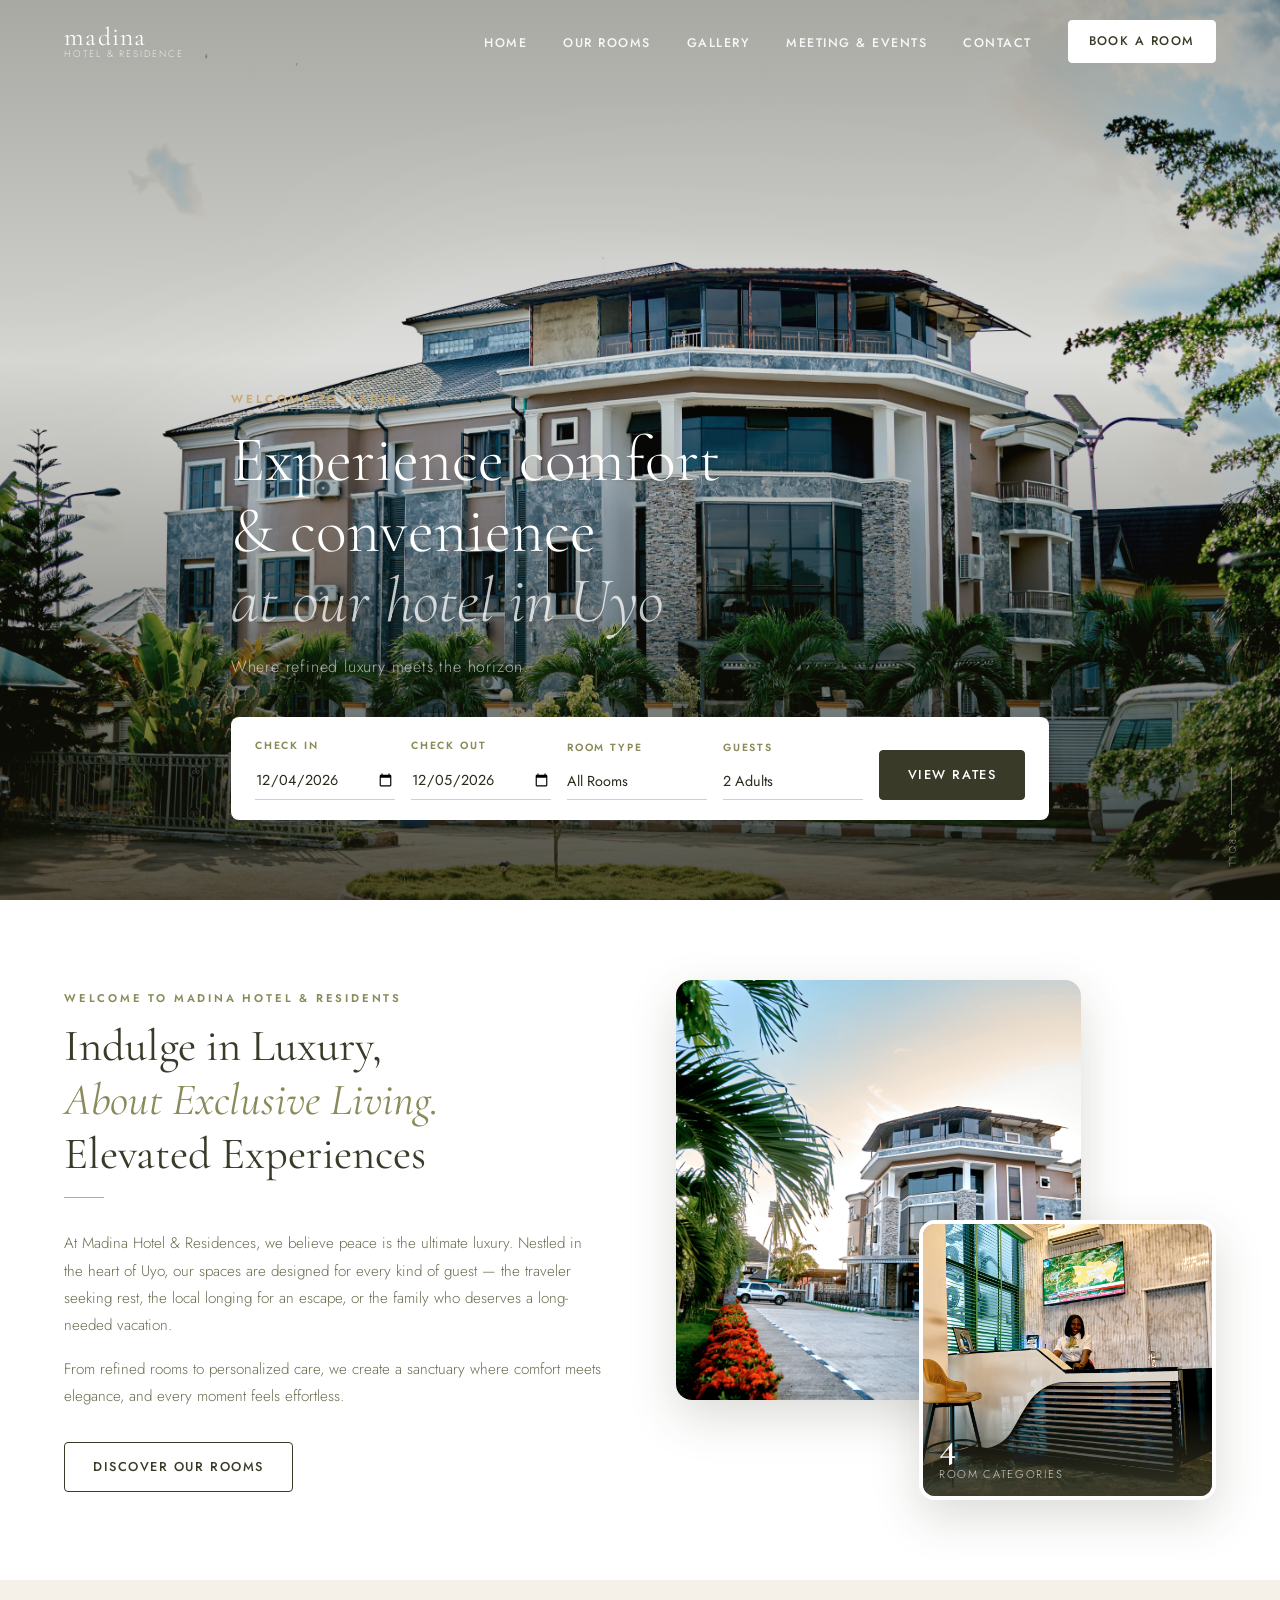
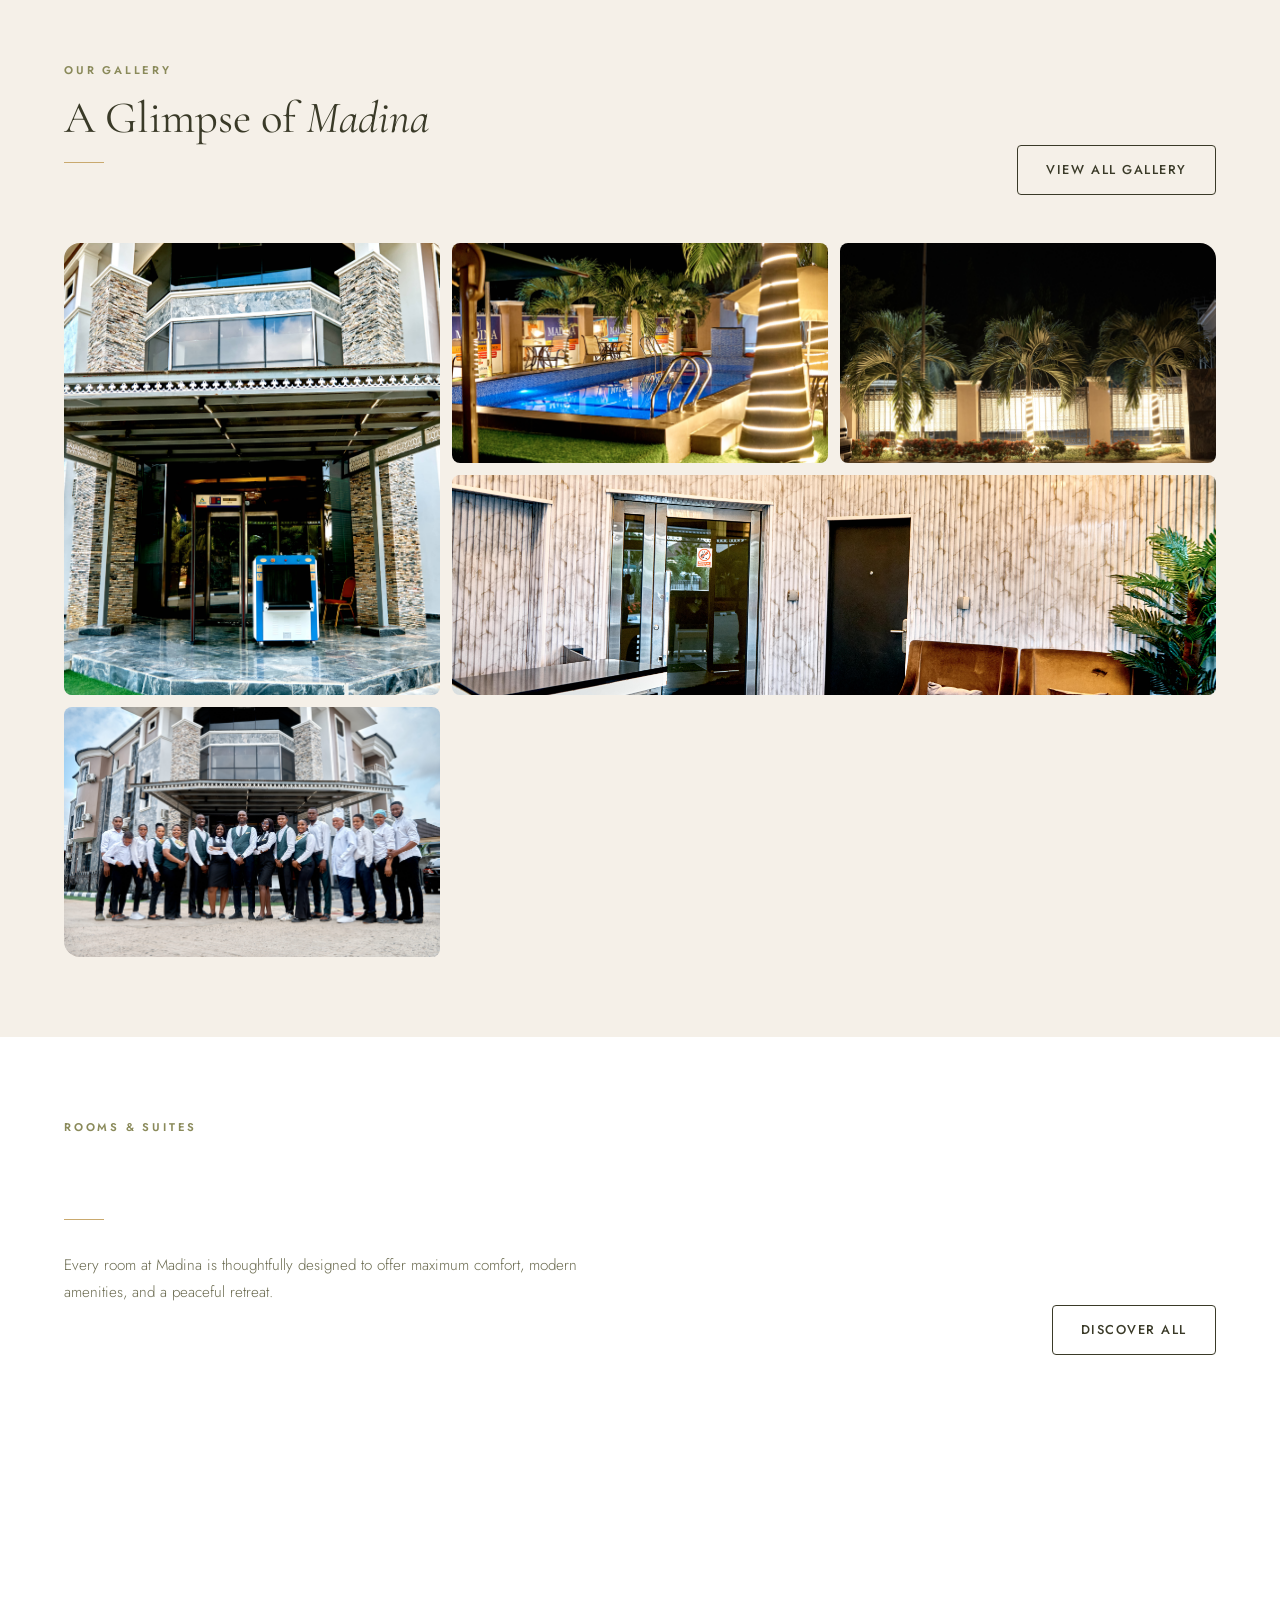
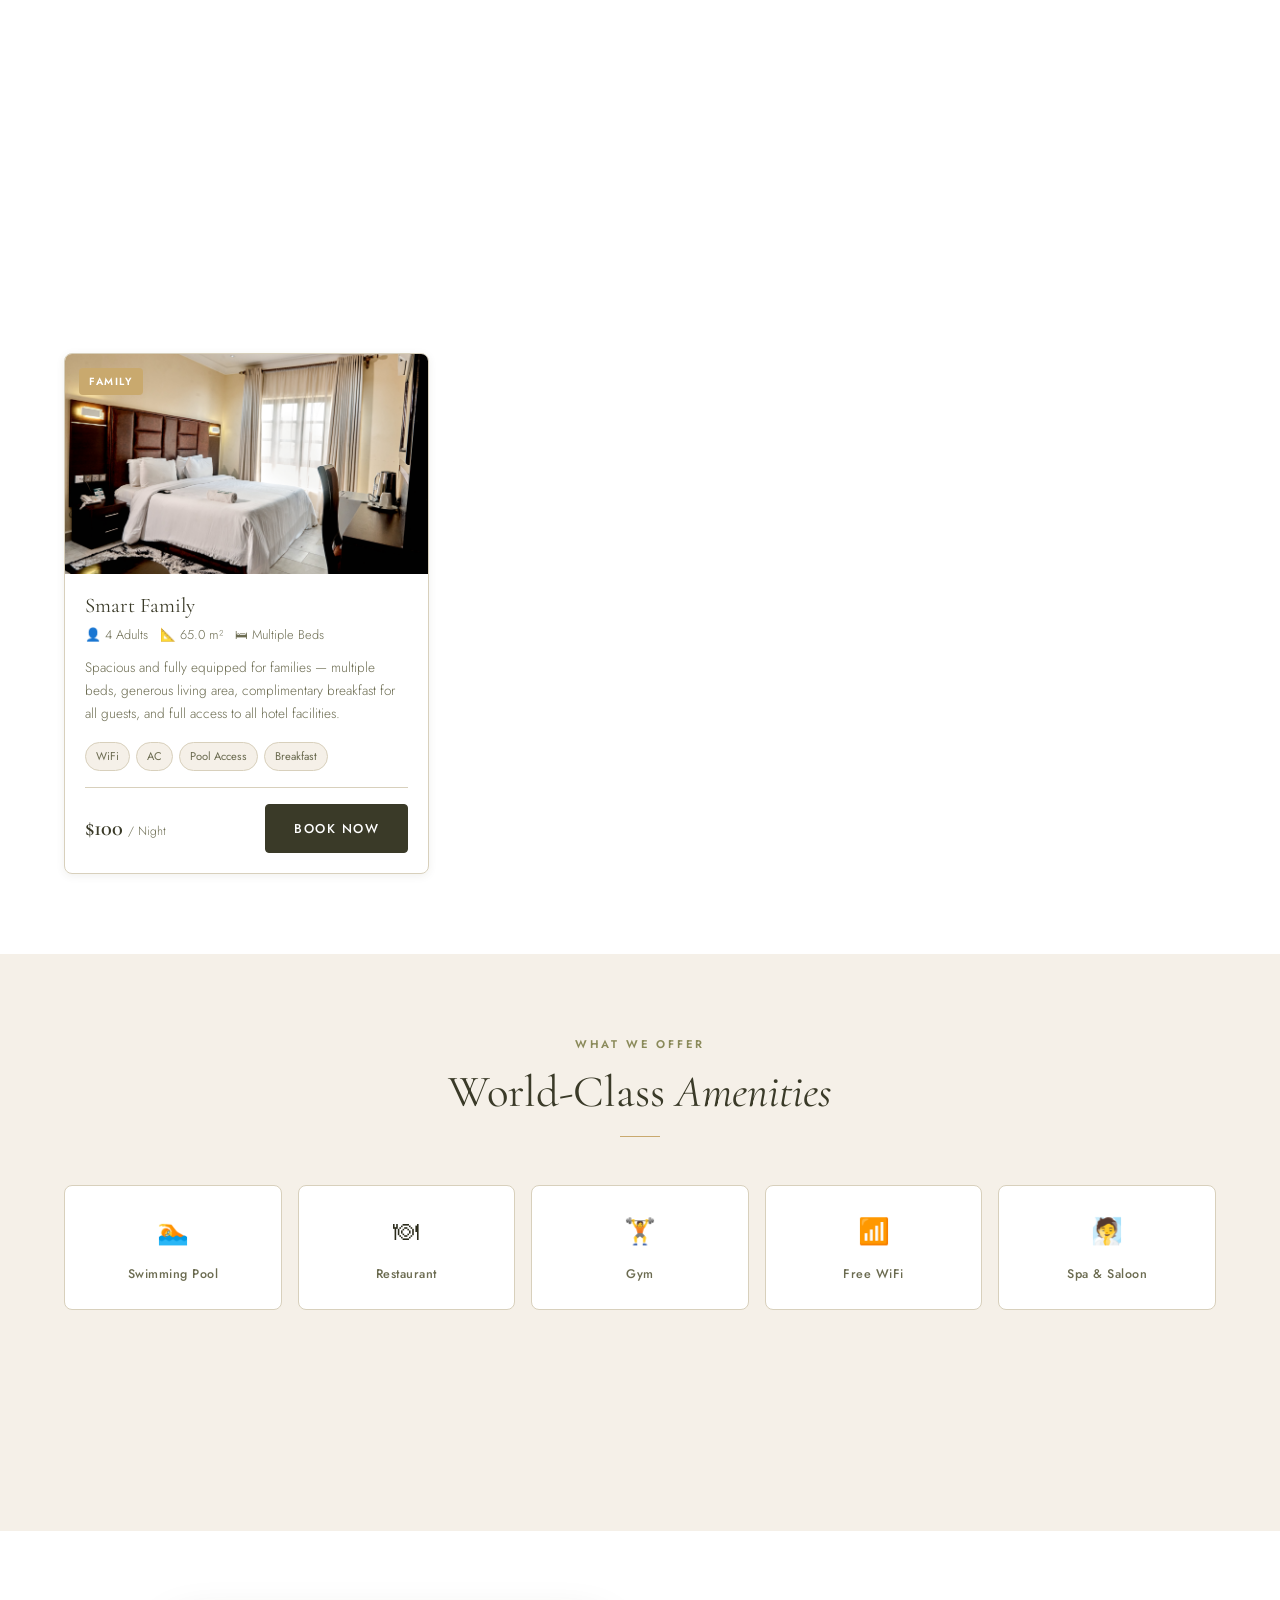
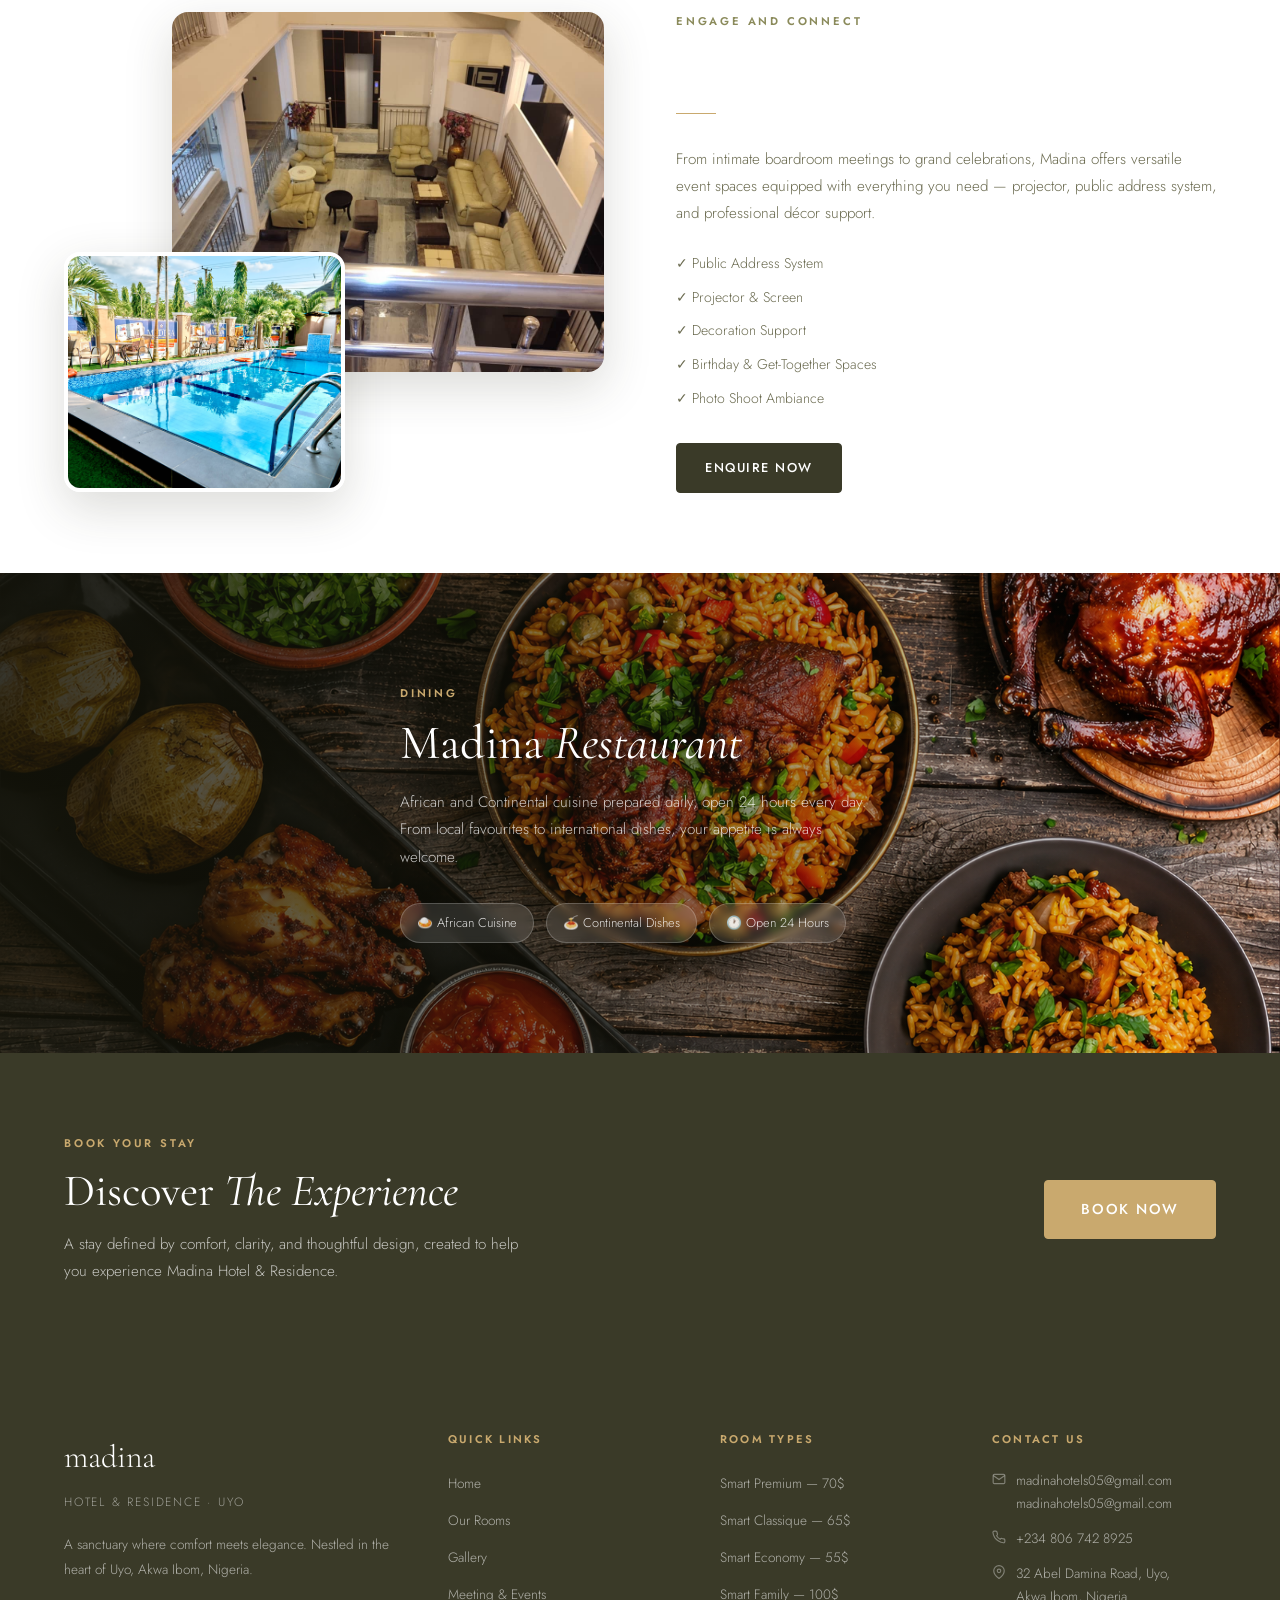
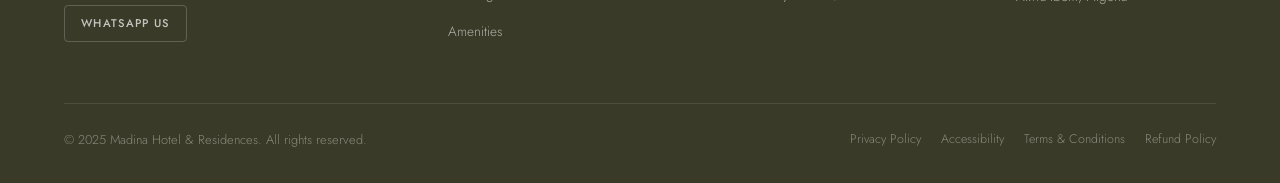
<file: index.html>
<!DOCTYPE html>
<html lang="en">
<head>
  <meta charset="UTF-8" />
  <meta name="viewport" content="width=device-width, initial-scale=1.0" />
  <title>Madina Hotel & Residences — Uyo, Akwa Ibom</title>
  <meta name="description" content="Experience luxury and comfort at Madina Hotel & Residences, nestled in the heart of Uyo, Akwa Ibom, Nigeria." />
  <link rel="stylesheet" href="css/style.css" />
  <link rel="stylesheet" href="css/home.css" />
</head>
<body>

  <!-- =====================
       NAVIGATION
  ========================== -->
  <nav class="navbar" id="navbar">
    <div class="container navbar-inner">
      <a href="index.html" class="nav-logo">
        <span class="nav-logo-text">madina</span>
        <span class="nav-subtitle">Hotel &amp; Residence</span>
      </a>

      <div class="nav-overlay" id="navOverlay"></div>

      <ul class="nav-links" id="navLinks">
        <li><a href="index.html" class="active">Home</a></li>
        <li><a href="rooms.html">Our Rooms</a></li>
        <li><a href="#gallery">Gallery</a></li>
        <li><a href="#meeting">Meeting &amp; Events</a></li>
        <li><a href="#contact">Contact</a></li>
        <li><a href="rooms.html" class="btn btn-primary">Book a Room</a></li>
      </ul>

      <button class="nav-toggle" id="navToggle" aria-label="Open menu">
        <span></span><span></span><span></span>
      </button>
    </div>
  </nav>

  <!-- =====================
       HERO SECTION
  ========================== -->
  <section class="hero">
    <div class="hero-bg">
      <img
        src="assets/images/hero-main.jpeg"
        alt="Madina Hotel interior"
        class="hero-bg-img"
      />
      <div class="hero-overlay"></div>
    </div>

    <div class="container hero-content">
      <div class="hero-text">
        <p class="hero-eyebrow">Welcome to Madina</p>
        <h1 class="hero-title">
          Experience comfort<br />&amp; convenience<br />
          <em>at our hotel in Uyo</em>
        </h1>
        <p class="hero-subtitle">Where refined luxury meets the horizon.</p>
      </div>

      <!-- BOOKING BAR -->
      <div class="booking-bar hero-booking">
        <div class="booking-field">
          <label for="checkIn">Check In</label>
          <input type="date" id="checkIn" name="checkIn" />
        </div>

        <div class="booking-field">
          <label for="checkOut">Check Out</label>
          <input type="date" id="checkOut" name="checkOut" />
        </div>

        <div class="booking-field">
          <label for="roomType">Room Type</label>
          <select id="roomType" name="roomType">
            <option value="all">All Rooms</option>
            <option value="economy">Smart Economy</option>
            <option value="classique">Smart Classique</option>
            <option value="premium">Smart Premium</option>
            <option value="family">Smart Family</option>
          </select>
        </div>

        <div class="booking-field">
          <label for="guests">Guests</label>
          <select id="guests" name="guests">
            <option value="1">1 Adult</option>
            <option value="2" selected>2 Adults</option>
            <option value="3">3 Adults</option>
            <option value="4">4 Adults</option>
          </select>
        </div>

        <a href="rooms.html" id="viewRatesBtn" class="btn btn-primary">
          View Rates
        </a>
      </div>
    </div>

    <!-- scroll indicator -->
    <div class="hero-scroll">
      <span></span>
      <p>Scroll</p>
    </div>
  </section>

  <!-- =====================
       WELCOME SECTION
  ========================== -->
  <section class="section" id="welcome">
    <div class="container welcome-grid">
      <div class="welcome-text">
        <p class="section-label">Welcome to Madina Hotel &amp; Residents</p>
        <h2 class="section-title">
          Indulge in Luxury,<br />
          <em>About Exclusive Living.</em><br />
          Elevated Experiences
        </h2>
        <div class="divider"></div>
        <p>
          At Madina Hotel &amp; Residences, we believe peace is the ultimate luxury.
          Nestled in the heart of Uyo, our spaces are designed for every kind of
          guest — the traveler seeking rest, the local longing for an escape, or
          the family who deserves a long-needed vacation.
        </p>
        <p style="margin-top:16px;">
          From refined rooms to personalized care, we create a sanctuary where
          comfort meets elegance, and every moment feels effortless.
        </p>
        <a href="rooms.html" class="btn btn-outline" style="margin-top:32px;">
          Discover Our Rooms
        </a>
      </div>

      <div class="welcome-images">
        <div class="welcome-img-main">
          <img
            src="assets/images/reception-3.jpeg"
            alt="Elegant hotel room"
          />
        </div>
        <div class="welcome-img-secondary">
          <img
            src="assets/images/reception-1.jpeg"
            alt="Hotel lounge"
          />
          <div class="welcome-stat">
            <span class="stat-number">4</span>
            <span class="stat-label">Room Categories</span>
          </div>
        </div>
      </div>
    </div>
  </section>

  <!-- =====================
       GALLERY
  ========================== -->
  <section class="section section--cream" id="gallery">
    <div class="container">
      <div class="section-header-row">
        <div>
          <p class="section-label">Our Gallery</p>
          <h2 class="section-title">A Glimpse of <em>Madina</em></h2>
          <div class="divider"></div>
        </div>
        <a href="#gallery" class="btn btn-outline">View All Gallery</a>
      </div>

      <div class="gallery-grid">
        <div class="gallery-item gallery-item--tall">
          <img src="assets/images/Frontdoor.jpeg" alt="Front Door" />
        </div>
        <div class="gallery-item">
          <img src="assets/images/ext-night-palms.jpeg" alt="Swimming Pool Night" />
        </div>
        <div class="gallery-item">
          <img src="assets/images/pool-day.jpeg" alt="Suite" />
        </div>
        <div class="gallery-item gallery-item--wide">
          <img src="assets/images/ext-night-main.jpeg" alt="Outdoor side Night" />
        </div>
        <div class="gallery-item">
          <img src="assets/images/ext-night-entrance.jpeg" alt="Restaurant" />
        </div>
      </div>
    </div>
  </section>

  <!-- =====================
       ROOMS PREVIEW
  ========================== -->
  <section class="section" id="rooms">
    <div class="container">
      <div class="section-header-row">
        <div>
          <p class="section-label">Rooms &amp; Suites</p>
          <h2 class="section-title">Choose Your <em>Perfect Stay</em></h2>
          <div class="divider"></div>
          <p class="section-subtitle">
            Every room at Madina is thoughtfully designed to offer maximum
            comfort, modern amenities, and a peaceful retreat.
          </p>
        </div>
        <a href="rooms.html" class="btn btn-outline">Discover All</a>
      </div>

      <div class="rooms-preview-grid">
        <!-- Room Card 1 -->
        <div class="room-card">
          <div class="room-card-image-wrap">
            <img
              class="room-card-image"
              src="assets/images/entrance-day.jpeg"
              alt="Smart Premium Room"
            />
            <span class="room-card-badge">Most Popular</span>
          </div>
          <div class="room-card-body">
            <h3 class="room-card-title">Smart Premium</h3>
            <div class="room-card-meta">
              <span>👤 2 Adults</span>
              <span>📐 50.3 m²</span>
              <span>🛏 6×7 Bed</span>
            </div>
            <p class="room-card-desc">
              Our most spacious offering, the Premium room features a king-size
              6×7 bed, expansive living area, and premium finishes throughout.
            </p>
            <div class="room-card-amenities">
              <span class="amenity-tag">WiFi</span>
              <span class="amenity-tag">AC</span>
              <span class="amenity-tag">Water Heater</span>
              <span class="amenity-tag">Breakfast</span>
            </div>
            <div class="room-card-footer">
              <div class="room-price">$70 <span>/ Night</span></div>
              <a href="room-detail.html?type=premium" class="btn btn-primary">Book Now</a>
            </div>
          </div>
        </div>

        <!-- Room Card 2 -->
        <div class="room-card">
          <div class="room-card-image-wrap">
            <img
              class="room-card-image"
              src="assets/images/room-premium-1.jpeg"
              alt="Smart Classique Room"
            />
          </div>
          <div class="room-card-body">
            <h3 class="room-card-title">Smart Classique</h3>
            <div class="room-card-meta">
              <span>👤 2 Adults</span>
              <span>📐 43.4 m²</span>
              <span>🛏 6×6 Bed</span>
            </div>
            <p class="room-card-desc">
              Elegant and refined, the Classique offers a queen-size 6×6 bed
              and carefully curated furnishings for a sophisticated stay.
            </p>
            <div class="room-card-amenities">
              <span class="amenity-tag">WiFi</span>
              <span class="amenity-tag">AC</span>
              <span class="amenity-tag">Water Heater</span>
              <span class="amenity-tag">Breakfast</span>
            </div>
            <div class="room-card-footer">
              <div class="room-price">$65 <span>/ Night</span></div>
              <a href="room-detail.html?type=classique" class="btn btn-primary">Book Now</a>
            </div>
          </div>
        </div>

        <!-- Room Card 3 -->
        <div class="room-card">
          <div class="room-card-image-wrap">
            <img
              class="room-card-image"
              src="assets/images/room-classique-2.jpeg"
              alt="Smart Economy Room"
            />
          </div>
          <div class="room-card-body">
            <h3 class="room-card-title">Smart Economy</h3>
            <div class="room-card-meta">
              <span>👤 2 Adults</span>
              <span>📐 30.8 m²</span>
              <span>🛏 6×4 Bed</span>
            </div>
            <p class="room-card-desc">
              Comfortable and practical, the Economy room offers everything you
              need for a restful stay at excellent value for money.
            </p>
            <div class="room-card-amenities">
              <span class="amenity-tag">WiFi</span>
              <span class="amenity-tag">AC</span>
              <span class="amenity-tag">Water Heater</span>
              <span class="amenity-tag">Breakfast</span>
            </div>
            <div class="room-card-footer">
              <div class="room-price">$55 <span>/ Night</span></div>
              <a href="room-detail.html?type=economy" class="btn btn-primary">Book Now</a>
            </div>
          </div>
        </div>
        <!-- Room Card 4 — Family -->
        <div class="room-card">
          <div class="room-card-image-wrap">
            <img
              class="room-card-image"
              src="assets/images/room-premium-1.jpeg"
              alt="Smart Family Room"
            />
            <span class="room-card-badge" style="background: var(--color-gold);">Family</span>
          </div>
          <div class="room-card-body">
            <h3 class="room-card-title">Smart Family</h3>
            <div class="room-card-meta">
              <span>👤 4 Adults</span>
              <span>📐 65.0 m²</span>
              <span>🛏 Multiple Beds</span>
            </div>
            <p class="room-card-desc">
              Spacious and fully equipped for families — multiple beds, generous living area,
              complimentary breakfast for all guests, and full access to all hotel facilities.
            </p>
            <div class="room-card-amenities">
              <span class="amenity-tag">WiFi</span>
              <span class="amenity-tag">AC</span>
              <span class="amenity-tag">Pool Access</span>
              <span class="amenity-tag">Breakfast</span>
            </div>
            <div class="room-card-footer">
              <div class="room-price">$100 <span>/ Night</span></div>
              <a href="room-detail.html?type=family" class="btn btn-primary">Book Now</a>
            </div>
          </div>
        </div>
      </div>
    </div>
  </section>

  <!-- =====================
       AMENITIES STRIP
  ========================== -->
  <section class="section section--cream" id="amenities">
    <div class="container">
      <div style="text-align:center; margin-bottom: 48px;">
        <p class="section-label">What We Offer</p>
        <h2 class="section-title">World-Class <em>Amenities</em></h2>
        <div class="divider" style="margin: 16px auto 0;"></div>
      </div>

      <div class="amenities-strip">
        <div class="amenity-pill">
          <div class="amenity-icon">🏊</div>
          <span>Swimming Pool</span>
        </div>
        <div class="amenity-pill">
          <div class="amenity-icon">🍽</div>
          <span>Restaurant</span>
        </div>
        <div class="amenity-pill">
          <div class="amenity-icon">🏋️</div>
          <span>Gym</span>
        </div>
        <div class="amenity-pill">
          <div class="amenity-icon">📶</div>
          <span>Free WiFi</span>
        </div>
        <div class="amenity-pill">
          <div class="amenity-icon">🧖</div>
          <span>Spa &amp; Saloon</span>
        </div>
        <div class="amenity-pill">
          <div class="amenity-icon">🏛️</div>
          <span>Conference Hall</span>
        </div>
        <div class="amenity-pill">
          <div class="amenity-icon">🛒</div>
          <span>Mini Mart</span>
        </div>
        <div class="amenity-pill">
          <div class="amenity-icon">☕</div>
          <span>Confectionery</span>
        </div>
        <div class="amenity-pill">
          <div class="amenity-icon">💼</div>
          <span>Work Space</span>
        </div>
        <div class="amenity-pill">
          <div class="amenity-icon">🍹</div>
          <span>Pool Side Bar</span>
        </div>
      </div>
    </div>
  </section>

  <!-- =====================
       MEETING & SOCIALS
  ========================== -->
  <section class="section" id="meeting">
    <div class="container meeting-grid">
      <div class="meeting-images">
        <img
          src="assets/images/lobby-lounge.jpeg"
alt="Reception area"
          class="meeting-img-main"
        />
        <img
          src="assets/images/staff-team.jpeg"
          alt="Event space"
          class="meeting-img-secondary"
        />
      </div>
      <div class="meeting-text">
        <p class="section-label">Engage and Connect</p>
        <h2 class="section-title">Meeting &amp; <em>Socials</em></h2>
        <div class="divider"></div>
        <p>
          From intimate boardroom meetings to grand celebrations, Madina offers
          versatile event spaces equipped with everything you need — projector,
          public address system, and professional décor support.
        </p>
        <ul class="meeting-features">
          <li>✓ Public Address System</li>
          <li>✓ Projector &amp; Screen</li>
          <li>✓ Decoration Support</li>
          <li>✓ Birthday &amp; Get-Together Spaces</li>
          <li>✓ Photo Shoot Ambiance</li>
        </ul>
        <a href="#contact" class="btn btn-primary" style="margin-top:32px;">
          Enquire Now
        </a>
      </div>
    </div>
  </section>

  <!-- =====================
       RESTAURANT
  ========================== -->
  <section class="restaurant-banner">
    <div class="restaurant-bg">
      <img
        src="assets/images/Restaurant.png"
        alt="Madina Restaurant"
      />
      <div class="restaurant-overlay"></div>
    </div>
    <div class="container restaurant-content">
      <p class="section-label" style="color: var(--color-gold);">Dining</p>
      <h2 style="color: white; font-size: clamp(2rem, 4vw, 3rem);">
        Madina <em>Restaurant</em>
      </h2>
      <p style="color: rgba(255,255,255,0.75); max-width: 480px; margin: 16px 0 32px;">
        African and Continental cuisine prepared daily, open 24 hours every day.
        From local favourites to international dishes, your appetite is always welcome.
      </p>
      <div class="restaurant-tags">
        <span>🍛 African Cuisine</span>
        <span>🍝 Continental Dishes</span>
        <span>🕐 Open 24 Hours</span>
      </div>
    </div>
  </section>

  <!-- =====================
       BOOK YOUR STAY CTA
  ========================== -->
  <section class="cta-section section--dark">
    <div class="container cta-inner">
      <div>
        <p class="section-label" style="color: var(--color-gold);">Book Your Stay</p>
        <h2 style="color: white;">
          Discover <em>The Experience</em>
        </h2>
        <p style="color: rgba(255,255,255,0.7); margin-top: 12px; max-width: 480px;">
          A stay defined by comfort, clarity, and thoughtful design, created to
          help you experience Madina Hotel &amp; Residence.
        </p>
      </div>
      <a href="rooms.html" class="btn btn-gold" style="font-size:0.9rem; padding: 16px 36px;">
        Book Now
      </a>
    </div>
  </section>

  <!-- =====================
       FOOTER
  ========================== -->
  <footer class="footer" id="contact">
    <div class="container">
      <div class="footer-grid">
        <!-- Brand col -->
        <div>
          <div class="footer-logo">madina</div>
          <div class="footer-tagline">Hotel &amp; Residence · Uyo</div>
          <p class="footer-desc">
            A sanctuary where comfort meets elegance. Nestled in the heart of
            Uyo, Akwa Ibom, Nigeria.
          </p>
          <div style="display:flex; gap: 12px;">
            <a href="https://wa.me/2348067428925" target="_blank" class="btn btn-outline" style="color:rgba(255,255,255,0.7); border-color:rgba(255,255,255,0.2); font-size:0.7rem; padding: 8px 16px;">
              WhatsApp Us
            </a>
          </div>
        </div>

        <!-- Quick Links -->
        <div class="footer-col">
          <h5>Quick Links</h5>
          <ul>
            <li><a href="index.html">Home</a></li>
            <li><a href="rooms.html">Our Rooms</a></li>
            <li><a href="#gallery">Gallery</a></li>
            <li><a href="#meeting">Meeting &amp; Events</a></li>
            <li><a href="#amenities">Amenities</a></li>
          </ul>
        </div>

        <!-- Rooms -->
        <div class="footer-col">
          <h5>Room Types</h5>
          <ul>
            <li><a href="room-detail.html?type=premium">Smart Premium — 70$</a></li>
            <li><a href="room-detail.html?type=classique">Smart Classique — 65$</a></li>
            <li><a href="room-detail.html?type=economy">Smart Economy — 55$</a></li>
            <li><a href="room-detail.html?type=family">Smart Family — 100$</a></li>
          </ul>
        </div>

        <!-- Contact -->
        <div class="footer-col">
          <h5>Contact Us</h5>
          <div class="footer-contact-item">
            <svg width="14" height="14" viewBox="0 0 24 24" fill="none" stroke="currentColor" stroke-width="2"><path d="M4 4h16c1.1 0 2 .9 2 2v12c0 1.1-.9 2-2 2H4c-1.1 0-2-.9-2-2V6c0-1.1.9-2 2-2z"/><polyline points="22,6 12,13 2,6"/></svg>
            <div>
              <a href="mailto:bookings@madinahotelandresidences.com">madinahotels05@gmail.com</a><br/>
              <a href="mailto:info@madinahotelandresidences.com">madinahotels05@gmail.com</a>
            </div>
          </div>
          <div class="footer-contact-item">
            <svg width="14" height="14" viewBox="0 0 24 24" fill="none" stroke="currentColor" stroke-width="2"><path d="M22 16.92v3a2 2 0 0 1-2.18 2 19.79 19.79 0 0 1-8.63-3.07A19.5 19.5 0 0 1 4.69 13 19.79 19.79 0 0 1 1.61 4.38 2 2 0 0 1 3.59 2h3a2 2 0 0 1 2 1.72c.127.96.361 1.903.7 2.81a2 2 0 0 1-.45 2.11L7.91 9.91a16 16 0 0 0 6.06 6.06l.92-.92a2 2 0 0 1 2.11-.45c.907.339 1.85.573 2.81.7A2 2 0 0 1 22 16.92z"/></svg>
            <div>
              <a href="tel:+2348067428925">+234 806 742 8925</a>
            </div>
          </div>
          <div class="footer-contact-item">
            <svg width="14" height="14" viewBox="0 0 24 24" fill="none" stroke="currentColor" stroke-width="2"><path d="M21 10c0 7-9 13-9 13s-9-6-9-13a9 9 0 0 1 18 0z"/><circle cx="12" cy="10" r="3"/></svg>
            <span>32 Abel Damina Road, Uyo,<br/>Akwa Ibom, Nigeria</span>
          </div>
        </div>
      </div>

      <div class="footer-bottom">
        <p>© 2025 Madina Hotel &amp; Residences. All rights reserved.</p>
        <div class="footer-bottom-links">
          <a href="#">Privacy Policy</a>
          <a href="#">Accessibility</a>
          <a href="#">Terms &amp; Conditions</a>
          <a href="#">Refund Policy</a>
        </div>
      </div>
    </div>
  </footer>

  <!-- Toast notification (shared) -->
  <div class="toast" id="toast"></div>

  <script src="js/main.js"></script>
  <script src="js/booking.js"></script>
</body>
</html>
</file>
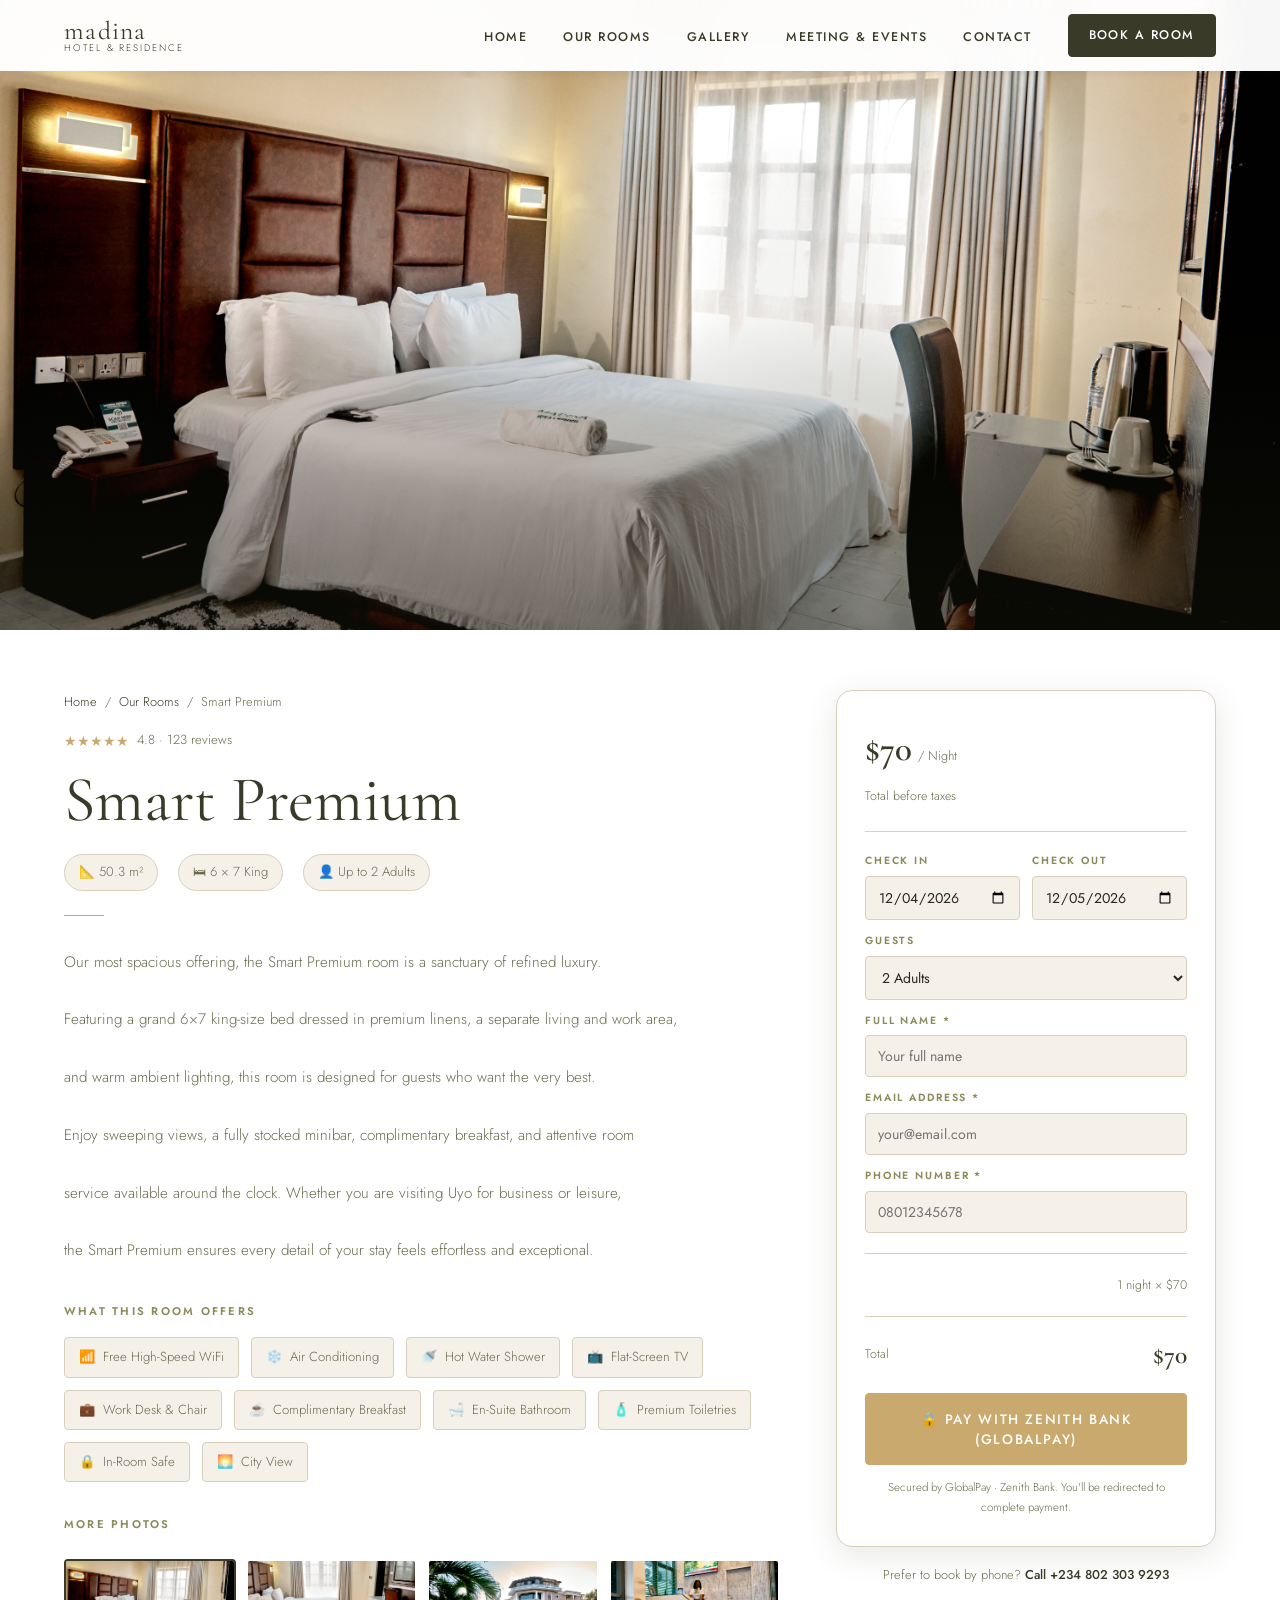
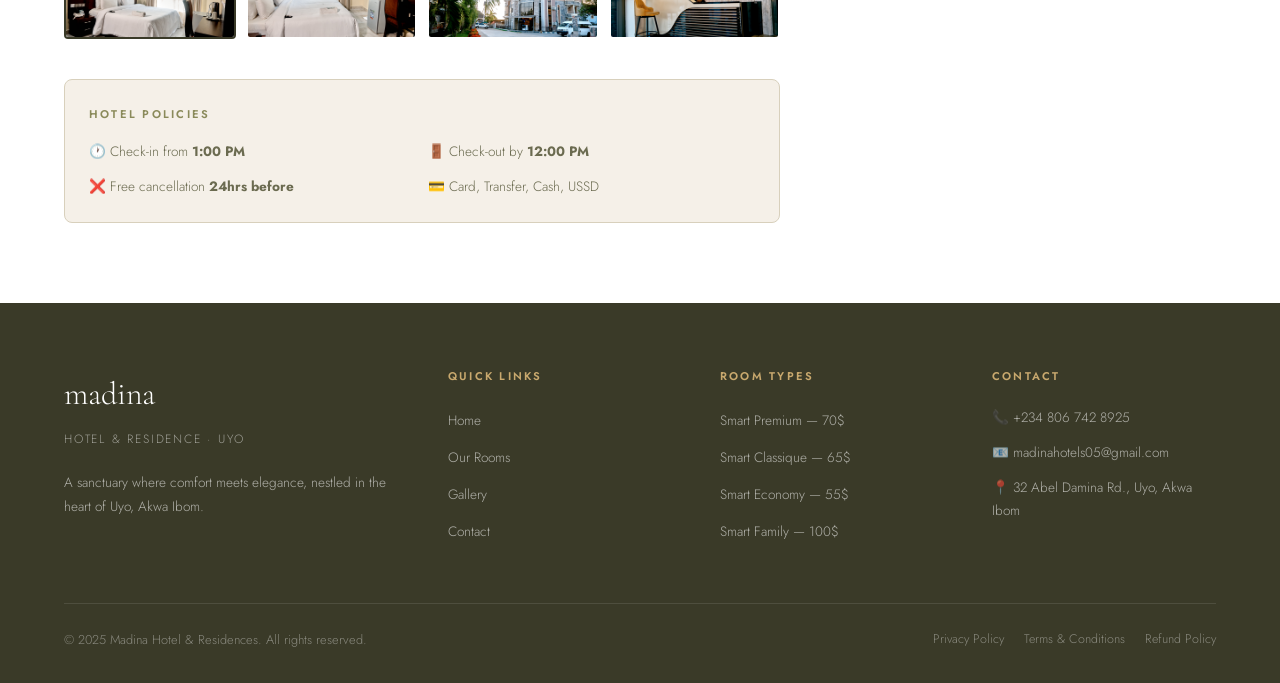
<file: room-detail.html>
<!DOCTYPE html>
<html lang="en">
<head>
  <meta charset="UTF-8" />
  <meta name="viewport" content="width=device-width, initial-scale=1.0" />
  <title>Room Detail — Madina Hotel & Residences</title>
  <link rel="stylesheet" href="css/style.css" />
  <link rel="stylesheet" href="css/rooms.css" />
</head>
<body>

  <!-- NAVIGATION -->
  <nav class="navbar scrolled" id="navbar">
    <div class="container navbar-inner">
      <a href="index.html" class="nav-logo">
        <span class="nav-logo-text">madina</span>
        <span class="nav-subtitle">Hotel &amp; Residence</span>
      </a>
      <div class="nav-overlay" id="navOverlay"></div>
      <ul class="nav-links" id="navLinks">
        <li><a href="index.html">Home</a></li>
        <li><a href="rooms.html" class="active">Our Rooms</a></li>
        <li><a href="gallery.html">Gallery</a></li>
        <li><a href="index.html#meeting">Meeting &amp; Events</a></li>
        <li><a href="index.html#contact">Contact</a></li>
        <li><a href="rooms.html" class="btn btn-primary">Book a Room</a></li>
      </ul>
      <button class="nav-toggle" id="navToggle" aria-label="Open menu">
        <span></span><span></span><span></span>
      </button>
    </div>
  </nav>

  <!-- ROOM HERO IMAGE -->
  <div class="room-detail-hero" id="roomHero">
    <img id="heroImage" src="" alt="Room" />
    <div class="room-detail-hero-overlay"></div>
  </div>

  <!-- ROOM DETAIL BODY -->
  <section class="room-detail-body">
    <div class="container">
      <div class="room-detail-grid">

        <!-- LEFT: Info -->
        <div class="room-detail-info">

          <!-- Breadcrumb -->
          <p style="font-size:0.8rem; color: var(--color-text-muted); margin-bottom: 16px;">
            <a href="index.html" style="color: var(--color-olive);">Home</a>
            &nbsp;/&nbsp;
            <a href="rooms.html" style="color: var(--color-olive);">Our Rooms</a>
            &nbsp;/&nbsp;
            <span id="breadcrumbName">Room</span>
          </p>

          <!-- Rating -->
          <div class="stars" style="margin-bottom: 8px;">
            ★★★★★
            <span style="font-family: var(--font-body); font-size:0.82rem; color: var(--color-text-muted); margin-left:6px;">4.8 · 123 reviews</span>
          </div>

          <h1 id="roomTitle">Loading...</h1>

          <!-- Meta chips -->
          <div class="room-detail-meta" id="roomMeta"></div>

          <div class="divider"></div>

          <p class="room-detail-desc" id="roomDesc">Loading room information...</p>

          <!-- Amenities -->
          <p class="room-detail-amenities-title">What this room offers</p>
          <div class="amenities-grid" id="amenitiesGrid"></div>

          <!-- Photo Thumbnails -->
          <div style="margin-top: 32px;">
            <p class="room-detail-amenities-title">More Photos</p>
            <div class="room-thumbnails" id="roomThumbnails"></div>
          </div>

          <!-- Policies -->
          <div style="margin-top: 40px; padding: 24px; background: var(--color-cream); border-radius: var(--radius-md); border: 1px solid var(--color-border);">
            <p class="room-detail-amenities-title" style="margin-bottom: 16px;">Hotel Policies</p>
            <div style="display: grid; grid-template-columns: 1fr 1fr; gap: 12px;">
              <div style="font-size: 0.85rem; color: var(--color-text-muted);">🕐 Check-in from <strong>1:00 PM</strong></div>
              <div style="font-size: 0.85rem; color: var(--color-text-muted);">🚪 Check-out by <strong>12:00 PM</strong></div>
              <div style="font-size: 0.85rem; color: var(--color-text-muted);">❌ Free cancellation <strong>24hrs before</strong></div>
              <div style="font-size: 0.85rem; color: var(--color-text-muted);">💳 Card, Transfer, Cash, USSD</div>
            </div>
          </div>

        </div>

        <!-- RIGHT: Booking Card -->
        <div>
          <div class="booking-card">
            <div class="booking-card-price">
              <span class="amount" id="cardPrice">₦0</span>
              <span class="per">/ Night</span>
            </div>
            <p class="booking-card-note">Total before taxes</p>

            <div class="booking-card-divider"></div>

            <div class="booking-card-row">
              <div class="booking-card-field">
                <label for="cardCheckIn">Check In</label>
                <input type="date" id="cardCheckIn" />
              </div>
              <div class="booking-card-field">
                <label for="cardCheckOut">Check Out</label>
                <input type="date" id="cardCheckOut" />
              </div>
            </div>

            <div class="booking-card-field" style="margin-bottom: 12px;">
              <label for="cardGuests">Guests</label>
              <select id="cardGuests">
                <option value="1">1 Adult</option>
                <option value="2" selected>2 Adults</option>
              </select>
            </div>

            <div class="booking-card-field" style="margin-bottom: 12px;">
              <label for="guestName">Full Name *</label>
              <input type="text" id="guestName" placeholder="Your full name" />
            </div>

            <div class="booking-card-field" style="margin-bottom: 12px;">
              <label for="guestEmail">Email Address *</label>
              <input type="email" id="guestEmail" placeholder="your@email.com" />
            </div>

            <div class="booking-card-field">
              <label for="guestPhone">Phone Number *</label>
              <input type="tel" id="guestPhone" placeholder="08012345678" />
            </div>

            <div class="booking-card-divider"></div>

            <p class="booking-card-nights" id="nightsLabel">Select dates to see total</p>

            <div class="booking-card-total">
              <span class="label">Total</span>
              <span class="total-amount" id="totalAmount">—</span>
            </div>

            <button class="btn btn-gold" id="paystackBtn">
              🔒 Pay with Zenith Bank (GlobalPay)
            </button>

            <p style="text-align:center; font-size: 0.72rem; color: var(--color-text-muted); margin-top: 12px;">
              Secured by GlobalPay · Zenith Bank. You'll be redirected to complete payment.
            </p>
          </div>

          <!-- Contact alternative -->
          <div style="margin-top: 16px; text-align: center;">
            <p style="font-size: 0.8rem; color: var(--color-text-muted);">
              Prefer to book by phone?
              <a href="tel:+2348023039293" style="color: var(--color-olive); font-weight: 500;">
                Call +234 802 303 9293
              </a>
            </p>
          </div>
        </div>

      </div>
    </div>
  </section>

   <!-- FOOTER -->
  <footer class="footer" id="contact">
    <div class="container">
      <div class="footer-grid">
        <div>
          <div class="footer-logo">madina</div>
          <div class="footer-tagline">Hotel &amp; Residence · Uyo</div>
          <p class="footer-desc">A sanctuary where comfort meets elegance, nestled in the heart of Uyo, Akwa Ibom.</p>
        </div>
        <div class="footer-col">
          <h5>Quick Links</h5>
          <ul>
            <li><a href="index.html">Home</a></li>
            <li><a href="rooms.html">Our Rooms</a></li>
            <li><a href="gallery.html">Gallery</a></li>
            <li><a href="index.html#contact">Contact</a></li>
          </ul>
        </div>
        <div class="footer-col">
          <h5>Room Types</h5>
          <ul>
            <li><a href="room-detail.html?type=premium">Smart Premium — 70$</a></li>
            <li><a href="room-detail.html?type=classique">Smart Classique — 65$</a></li>
            <li><a href="room-detail.html?type=economy">Smart Economy — 55$</a></li>
			<li><a href="room-detail.html?type=family">Smart Family — 100$</a></li>
          </ul>
        </div>
        <div class="footer-col">
          <h5>Contact</h5>
          <div class="footer-contact-item"><span>📞 +234 806 742 8925</span></div>
          <div class="footer-contact-item"><span>📧 madinahotels05@gmail.com</span></div>
          <div class="footer-contact-item"><span>📍 32 Abel Damina Rd., Uyo, Akwa Ibom</span></div>
        </div>
      </div>
      <div class="footer-bottom">
        <p>© 2025 Madina Hotel &amp; Residences. All rights reserved.</p>
        <div class="footer-bottom-links">
          <a href="#">Privacy Policy</a>
          <a href="#">Terms &amp; Conditions</a>
          <a href="#">Refund Policy</a>
        </div>
      </div>
    </div>
  </footer>

  <div class="toast" id="toast"></div>

  <script src="js/main.js"></script>
  <script src="js/booking.js"></script>
</body>
</html>
</file>
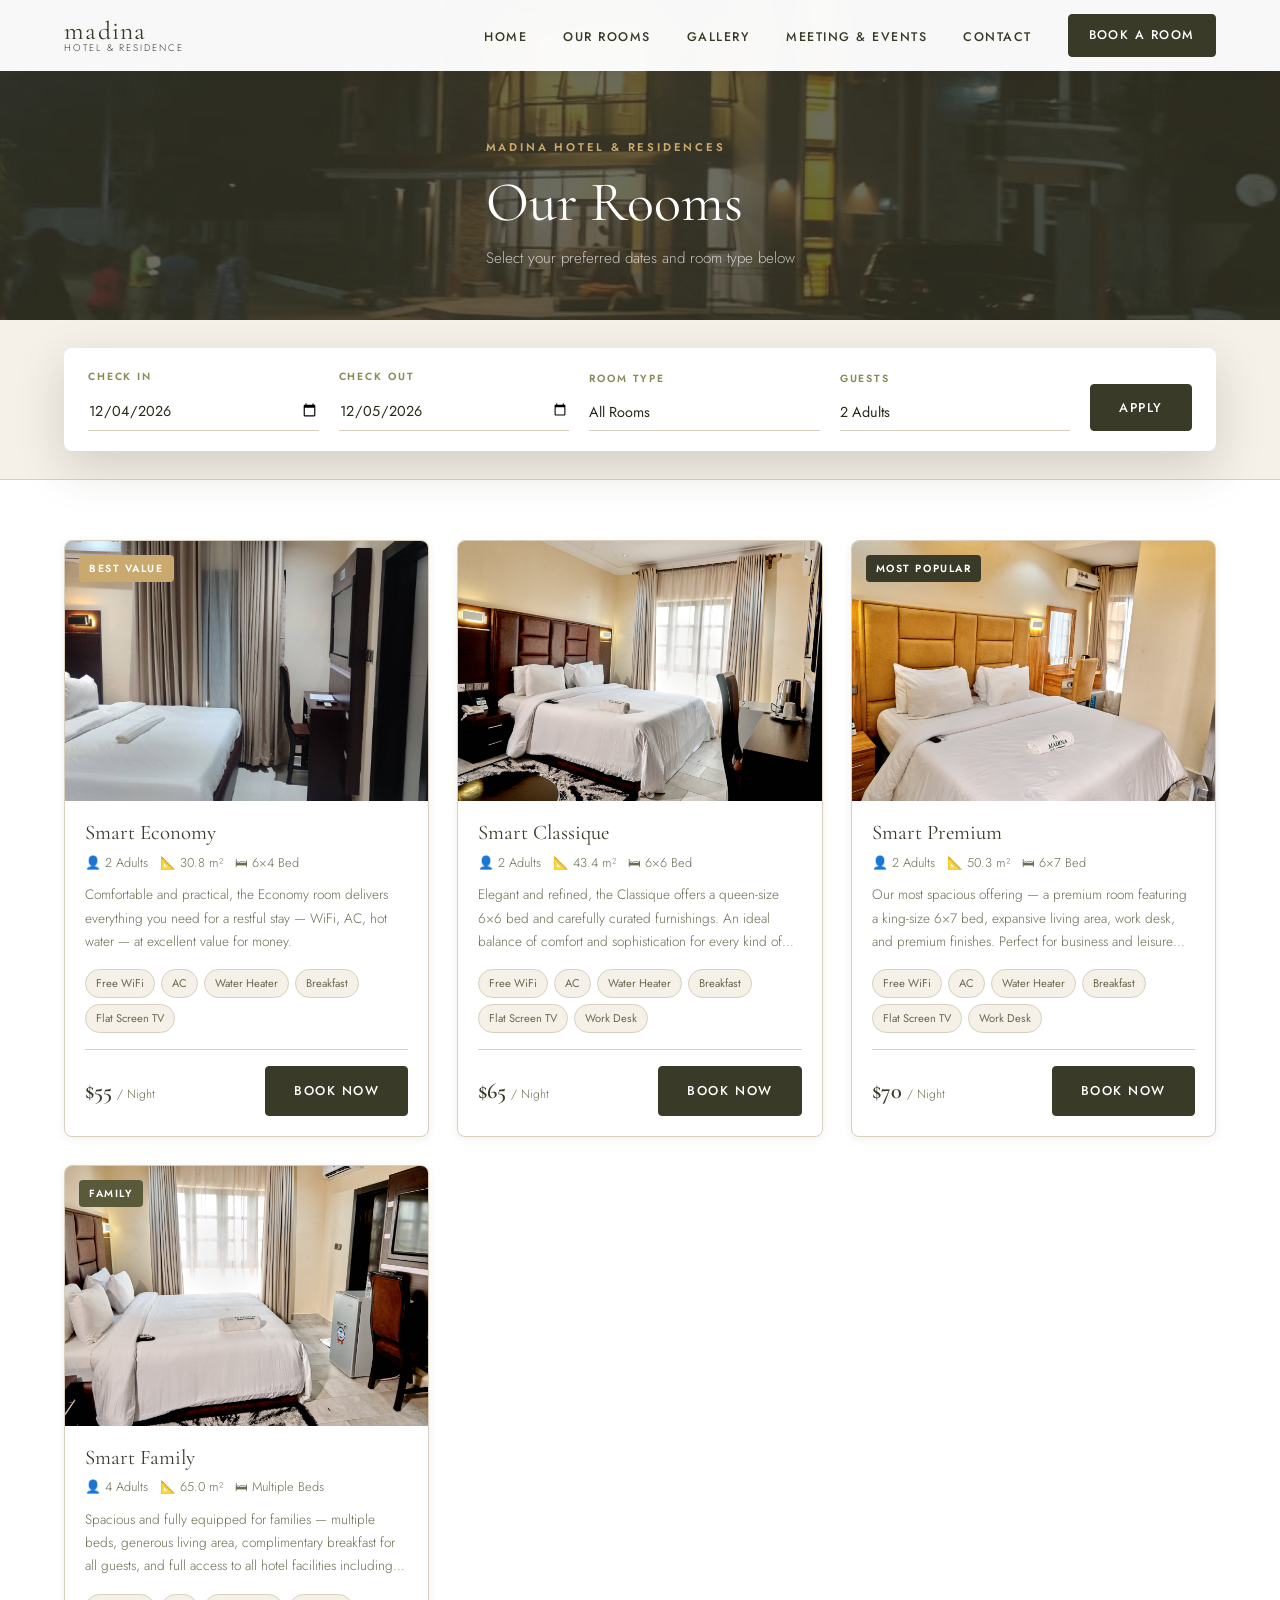
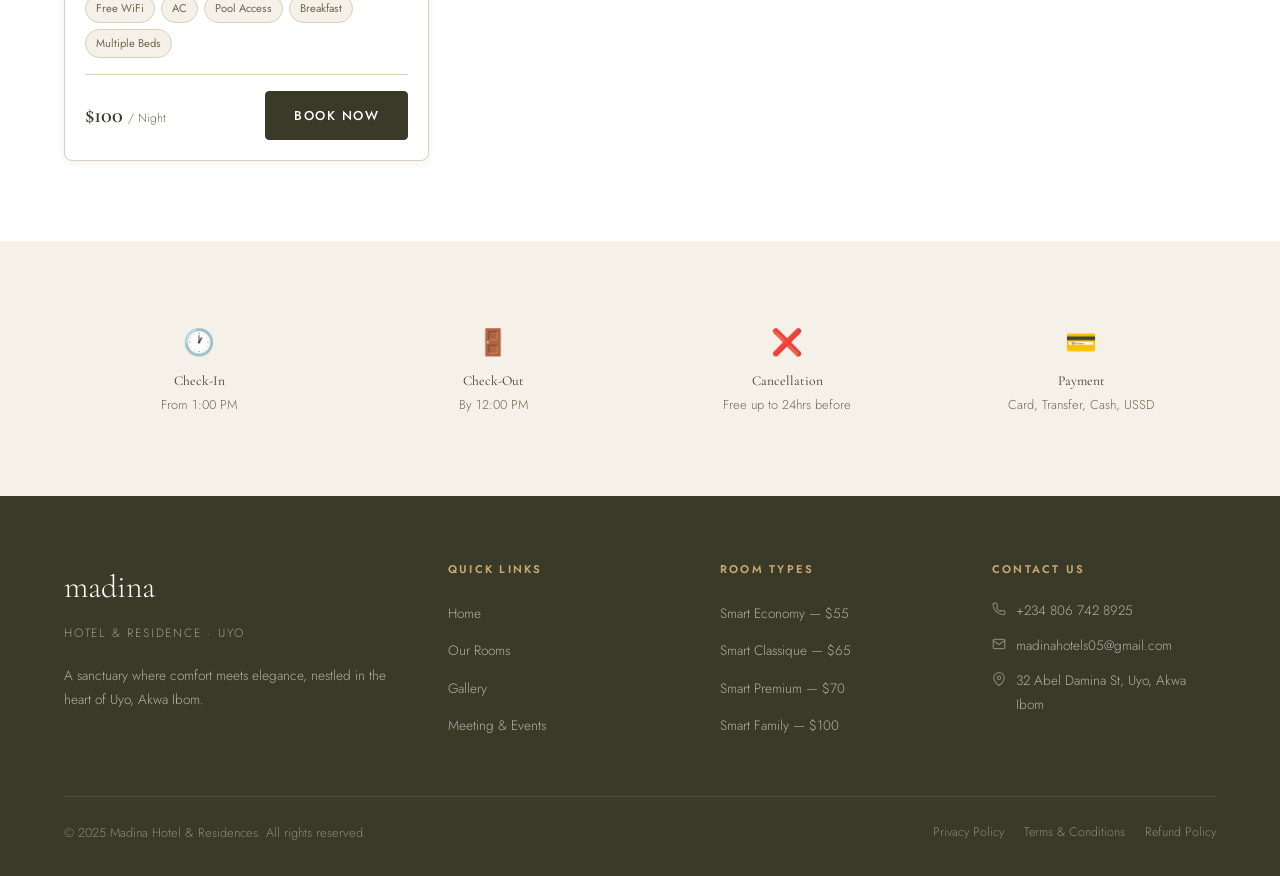
<file: rooms.html>
<!DOCTYPE html>
<html lang="en">
<head>
  <meta charset="UTF-8" />
  <meta name="viewport" content="width=device-width, initial-scale=1.0" />
  <title>Our Rooms — Madina Hotel & Residences</title>
  <meta name="description" content="Browse all room types at Madina Hotel & Residences. Smart Premium, Classique, and Economy options from ₦45,000 per night." />
  <link rel="stylesheet" href="css/style.css" />
  <link rel="stylesheet" href="css/rooms.css" />
</head>
<body>

  <!-- NAVIGATION -->
  <nav class="navbar scrolled" id="navbar">
    <div class="container navbar-inner">
      <a href="index.html" class="nav-logo">
        <span class="nav-logo-text">madina</span>
        <span class="nav-subtitle">Hotel &amp; Residence</span>
      </a>

      <div class="nav-overlay" id="navOverlay"></div>

      <ul class="nav-links" id="navLinks">
        <li><a href="index.html">Home</a></li>
        <li><a href="rooms.html" class="active">Our Rooms</a></li>
        <li><a href="gallery.html">Gallery</a></li>
        <li><a href="index.html#meeting">Meeting &amp; Events</a></li>
        <li><a href="index.html#contact">Contact</a></li>
        <li><a href="rooms.html" class="btn btn-primary">Book a Room</a></li>
      </ul>

      <button class="nav-toggle" id="navToggle" aria-label="Open menu">
        <span></span><span></span><span></span>
      </button>
    </div>
  </nav>

  <!-- PAGE HERO -->
  <div class="page-hero">
    <div class="container page-hero-content">
      <p class="section-label" style="color: var(--color-gold);">Madina Hotel &amp; Residences</p>
      <h1>Our Rooms</h1>
      <p>Select your preferred dates and room type below</p>
    </div>
  </div>

  <!-- FILTER BAR -->
  <section class="filter-section">
    <div class="container">
      <div class="filter-bar booking-bar">
        <div class="booking-field">
          <label for="checkIn">Check In</label>
          <input type="date" id="checkIn" name="checkIn" />
        </div>
        <div class="booking-field">
          <label for="checkOut">Check Out</label>
          <input type="date" id="checkOut" name="checkOut" />
        </div>
        <div class="booking-field">
          <label for="roomType">Room Type</label>
          <select id="roomType" name="roomType">
            <option value="all">All Rooms</option>
            <option value="economy">Smart Economy</option>
            <option value="classique">Smart Classique</option>
            <option value="premium">Smart Premium</option>
            <option value="family">Smart Family</option>
          </select>
        </div>
        <div class="booking-field">
          <label for="guests">Guests</label>
          <select id="guests" name="guests">
            <option value="1">1 Adult</option>
            <option value="2" selected>2 Adults</option>
          </select>
        </div>
        <button class="btn btn-primary" id="applyFilter">Apply</button>
      </div>
    </div>
  </section>

  <!-- ROOMS GRID -->
  <section class="rooms-section">
    <div class="container">

      <div class="rooms-grid" id="roomsGrid">

        <!-- SMART ECONOMY -->
        <div class="room-card" data-type="economy">
          <div class="room-card-image-wrap">
            <img
              class="room-card-image"
              src="assets/images/room-classique-2.jpeg"
              alt="Smart Economy Room"
            />
            <span class="room-card-badge" style="background: var(--color-gold);">Best Value</span>
          </div>
          <div class="room-card-body">
            <h3 class="room-card-title">Smart Economy</h3>
            <div class="room-card-meta">
              <span>👤 2 Adults</span>
              <span>📐 30.8 m²</span>
              <span>🛏 6×4 Bed</span>
            </div>
            <p class="room-card-desc">
              Comfortable and practical, the Economy room delivers everything
              you need for a restful stay — WiFi, AC, hot water — at excellent
              value for money.
            </p>
            <div class="room-card-amenities">
              <span class="amenity-tag">Free WiFi</span>
              <span class="amenity-tag">AC</span>
              <span class="amenity-tag">Water Heater</span>
              <span class="amenity-tag">Breakfast</span>
              <span class="amenity-tag">Flat Screen TV</span>
            </div>
            <div class="room-card-footer">
              <div>
                <div class="room-price">$55 <span>/ Night</span></div>
              </div>
              <a href="room-detail.html?type=economy" class="btn btn-primary">Book Now</a>
            </div>
          </div>
        </div>

        <!-- SMART CLASSIQUE -->
        <div class="room-card" data-type="classique">
          <div class="room-card-image-wrap">
            <img
              class="room-card-image"
              src="assets/images/room-premium-1.jpeg"
              alt="Smart Classique Room"
            />
          </div>
          <div class="room-card-body">
            <h3 class="room-card-title">Smart Classique</h3>
            <div class="room-card-meta">
              <span>👤 2 Adults</span>
              <span>📐 43.4 m²</span>
              <span>🛏 6×6 Bed</span>
            </div>
            <p class="room-card-desc">
              Elegant and refined, the Classique offers a queen-size 6×6 bed and
              carefully curated furnishings. An ideal balance of comfort and
              sophistication for every kind of traveller.
            </p>
            <div class="room-card-amenities">
              <span class="amenity-tag">Free WiFi</span>
              <span class="amenity-tag">AC</span>
              <span class="amenity-tag">Water Heater</span>
              <span class="amenity-tag">Breakfast</span>
              <span class="amenity-tag">Flat Screen TV</span>
              <span class="amenity-tag">Work Desk</span>
            </div>
            <div class="room-card-footer">
              <div>
                <div class="room-price">$65 <span>/ Night</span></div>
              </div>
              <a href="room-detail.html?type=classique" class="btn btn-primary">Book Now</a>
            </div>
          </div>
        </div>

        <!-- SMART PREMIUM -->
        <div class="room-card" data-type="premium">
          <div class="room-card-image-wrap">
            <img
              class="room-card-image"
              src="assets/images/entrance-day.jpeg"
              alt="Smart Premium Room"
            />
            <span class="room-card-badge">Most Popular</span>
          </div>
          <div class="room-card-body">
            <h3 class="room-card-title">Smart Premium</h3>
            <div class="room-card-meta">
              <span>👤 2 Adults</span>
              <span>📐 50.3 m²</span>
              <span>🛏 6×7 Bed</span>
            </div>
            <p class="room-card-desc">
              Our most spacious offering — a premium room featuring a king-size
              6×7 bed, expansive living area, work desk, and premium finishes.
              Perfect for business and leisure guests who want the very best.
            </p>
            <div class="room-card-amenities">
              <span class="amenity-tag">Free WiFi</span>
              <span class="amenity-tag">AC</span>
              <span class="amenity-tag">Water Heater</span>
              <span class="amenity-tag">Breakfast</span>
              <span class="amenity-tag">Flat Screen TV</span>
              <span class="amenity-tag">Work Desk</span>
            </div>
            <div class="room-card-footer">
              <div>
                <div class="room-price">$70 <span>/ Night</span></div>
              </div>
              <a href="room-detail.html?type=premium" class="btn btn-primary">Book Now</a>
            </div>
          </div>
        </div>

        <!-- SMART FAMILY -->
        <div class="room-card" data-type="family">
          <div class="room-card-image-wrap">
            <img
              class="room-card-image"
              src="assets/images/room-premium-2.jpeg"
              alt="Smart Family Room"
            />
            <span class="room-card-badge" style="background: var(--color-olive-mid);">Family</span>
          </div>
          <div class="room-card-body">
            <h3 class="room-card-title">Smart Family</h3>
            <div class="room-card-meta">
              <span>👤 4 Adults</span>
              <span>📐 65.0 m²</span>
              <span>🛏 Multiple Beds</span>
            </div>
            <p class="room-card-desc">
              Spacious and fully equipped for families — multiple beds, generous
              living area, complimentary breakfast for all guests, and full access
              to all hotel facilities including the pool and restaurant.
            </p>
            <div class="room-card-amenities">
              <span class="amenity-tag">Free WiFi</span>
              <span class="amenity-tag">AC</span>
              <span class="amenity-tag">Pool Access</span>
              <span class="amenity-tag">Breakfast</span>
              <span class="amenity-tag">Multiple Beds</span>
            </div>
            <div class="room-card-footer">
              <div>
                <div class="room-price">$100 <span>/ Night</span></div>
              </div>
              <a href="room-detail.html?type=family" class="btn btn-primary">Book Now</a>
            </div>
          </div>
        </div>

      </div><!-- /rooms-grid -->

      <!-- No results message (hidden by default) -->
      <div id="noResults" style="display:none; text-align:center; padding: 60px 0;">
        <p style="font-size:1.1rem; color: var(--color-text-muted);">
          No rooms match your filter. <a href="rooms.html" style="color: var(--color-olive); text-decoration:underline;">Reset filters</a>
        </p>
      </div>

    </div>
  </section>

  <!-- POLICIES BAR -->
  <section class="section section--cream">
    <div class="container">
      <div style="display: grid; grid-template-columns: repeat(4, 1fr); gap: 24px; text-align:center;">
        <div>
          <div style="font-size: 1.6rem; margin-bottom: 8px;">🕐</div>
          <h4 style="font-size: 0.85rem; margin-bottom: 4px;">Check-In</h4>
          <p style="font-size: 0.8rem;">From 1:00 PM</p>
        </div>
        <div>
          <div style="font-size: 1.6rem; margin-bottom: 8px;">🚪</div>
          <h4 style="font-size: 0.85rem; margin-bottom: 4px;">Check-Out</h4>
          <p style="font-size: 0.8rem;">By 12:00 PM</p>
        </div>
        <div>
          <div style="font-size: 1.6rem; margin-bottom: 8px;">❌</div>
          <h4 style="font-size: 0.85rem; margin-bottom: 4px;">Cancellation</h4>
          <p style="font-size: 0.8rem;">Free up to 24hrs before</p>
        </div>
        <div>
          <div style="font-size: 1.6rem; margin-bottom: 8px;">💳</div>
          <h4 style="font-size: 0.85rem; margin-bottom: 4px;">Payment</h4>
          <p style="font-size: 0.8rem;">Card, Transfer, Cash, USSD</p>
        </div>
      </div>
    </div>
  </section>

  <!-- FOOTER -->
  <footer class="footer" id="contact">
    <div class="container">
      <div class="footer-grid">
        <div>
          <div class="footer-logo">madina</div>
          <div class="footer-tagline">Hotel &amp; Residence · Uyo</div>
          <p class="footer-desc">A sanctuary where comfort meets elegance, nestled in the heart of Uyo, Akwa Ibom.</p>
        </div>
        <div class="footer-col">
          <h5>Quick Links</h5>
          <ul>
            <li><a href="index.html">Home</a></li>
            <li><a href="rooms.html">Our Rooms</a></li>
            <li><a href="gallery.html">Gallery</a></li>
            <li><a href="index.html#meeting">Meeting &amp; Events</a></li>
          </ul>
        </div>
        <div class="footer-col">
          <h5>Room Types</h5>
          <ul>
            <li><a href="room-detail.html?type=economy">Smart Economy — $55</a></li>
            <li><a href="room-detail.html?type=classique">Smart Classique — $65</a></li>
            <li><a href="room-detail.html?type=premium">Smart Premium — $70</a></li>
            <li><a href="room-detail.html?type=family">Smart Family — $100</a></li>
          </ul>
        </div>
        <div class="footer-col">
          <h5>Contact Us</h5>
          <div class="footer-contact-item">
            <svg width="14" height="14" viewBox="0 0 24 24" fill="none" stroke="currentColor" stroke-width="2"><path d="M22 16.92v3a2 2 0 0 1-2.18 2 19.79 19.79 0 0 1-8.63-3.07A19.5 19.5 0 0 1 4.69 13 19.79 19.79 0 0 1 1.61 4.38 2 2 0 0 1 3.59 2h3a2 2 0 0 1 2 1.72c.127.96.361 1.903.7 2.81a2 2 0 0 1-.45 2.11L7.91 9.91a16 16 0 0 0 6.06 6.06l.92-.92a2 2 0 0 1 2.11-.45c.907.339 1.85.573 2.81.7A2 2 0 0 1 22 16.92z"/></svg>
            <span>+234 806 742 8925</span>
          </div>
          <div class="footer-contact-item">
            <svg width="14" height="14" viewBox="0 0 24 24" fill="none" stroke="currentColor" stroke-width="2"><path d="M4 4h16c1.1 0 2 .9 2 2v12c0 1.1-.9 2-2 2H4c-1.1 0-2-.9-2-2V6c0-1.1.9-2 2-2z"/><polyline points="22,6 12,13 2,6"/></svg>
            <span>madinahotels05@gmail.com</span>
          </div>
          <div class="footer-contact-item">
            <svg width="14" height="14" viewBox="0 0 24 24" fill="none" stroke="currentColor" stroke-width="2"><path d="M21 10c0 7-9 13-9 13s-9-6-9-13a9 9 0 0 1 18 0z"/><circle cx="12" cy="10" r="3"/></svg>
            <span>32 Abel Damina St, Uyo, Akwa Ibom</span>
          </div>
        </div>
      </div>
      <div class="footer-bottom">
        <p>© 2025 Madina Hotel &amp; Residences. All rights reserved.</p>
        <div class="footer-bottom-links">
          <a href="#">Privacy Policy</a>
          <a href="#">Terms &amp; Conditions</a>
          <a href="#">Refund Policy</a>
        </div>
      </div>
    </div>
  </footer>

  <div class="toast" id="toast"></div>
  <script src="js/main.js"></script>
  <script src="js/booking.js"></script>
</body>
</html>
</file>
<file: css/style.css>
/* ============================================
   MADINA HOTEL & RESIDENCES — GLOBAL STYLES
   ============================================
   Think of this file as the rulebook for the
   entire website. Colors, fonts, and shared
   components all live here.
   ============================================ */

/* --- 1. IMPORT FONTS FROM GOOGLE --- */
@import url('https://fonts.googleapis.com/css2?family=Cormorant+Garamond:ital,wght@0,300;0,400;0,600;1,300;1,400&family=Jost:wght@300;400;500;600&display=swap');

/* --- 2. CSS VARIABLES (Your Brand Kit) ---
   Like a Figma style guide — change one value
   here and it updates everywhere on the site. */
:root {
  --color-olive:       #3a3a28;   /* dark olive green — primary brand */
  --color-olive-mid:   #5a5a3a;   /* medium olive */
  --color-olive-light: #8a8a5a;   /* lighter olive for accents */
  --color-cream:       #f5f0e8;   /* warm cream background */
  --color-cream-dark:  #ede6d6;   /* slightly darker cream */
  --color-white:       #ffffff;
  --color-text:        #2a2a1a;   /* near-black for body text */
  --color-text-muted:  #6b6b50;   /* muted text for captions */
  --color-border:      #d8d0bc;   /* subtle border color */
  --color-gold:        #c9a96e;   /* gold accent for stars/highlights */

  --font-display: 'Cormorant Garamond', Georgia, serif; /* headings */
  --font-body:    'Jost', sans-serif;                   /* body text */

  --radius-sm:  4px;
  --radius-md:  8px;
  --radius-lg:  16px;

  --shadow-sm:  0 2px 8px rgba(58, 58, 40, 0.08);
  --shadow-md:  0 8px 32px rgba(58, 58, 40, 0.12);
  --shadow-lg:  0 16px 48px rgba(58, 58, 40, 0.18);

  --transition: 0.3s ease;
  --max-width:  1200px;
}

/* --- 3. RESET ---
   Browsers add their own padding/margin by default.
   This wipes that out so we start clean. */
*, *::before, *::after {
  box-sizing: border-box;
  margin: 0;
  padding: 0;
}

html {
  scroll-behavior: smooth; /* makes anchor links glide instead of jump */
  font-size: 16px;
}

body {
  font-family: var(--font-body);
  font-weight: 300;
  color: var(--color-text);
  background-color: var(--color-white);
  line-height: 1.7;
  -webkit-font-smoothing: antialiased;
}

img {
  max-width: 100%;
  display: block;
}

a {
  text-decoration: none;
  color: inherit;
}

ul, ol {
  list-style: none;
}

button {
  cursor: pointer;
  border: none;
  background: none;
  font-family: var(--font-body);
}

input, select {
  font-family: var(--font-body);
}

/* --- 4. TYPOGRAPHY SCALE --- */
h1, h2, h3, h4 {
  font-family: var(--font-display);
  font-weight: 400;
  line-height: 1.2;
  color: var(--color-olive);
}

h1 { font-size: clamp(2.4rem, 5vw, 4rem); }
h2 { font-size: clamp(1.8rem, 3.5vw, 2.8rem); }
h3 { font-size: clamp(1.3rem, 2.5vw, 1.8rem); }
h4 { font-size: 1.2rem; }

p {
  font-size: 0.95rem;
  color: var(--color-text-muted);
  line-height: 1.8;
}

/* --- 5. LAYOUT UTILITIES ---
   These are reusable building blocks — like
   Lego pieces you snap together. */
.container {
  max-width: var(--max-width);
  margin: 0 auto;
  padding: 0 24px;
}

.section {
  padding: 80px 0;
}

.section--dark {
  background-color: var(--color-olive);
  color: var(--color-white);
}

.section--cream {
  background-color: var(--color-cream);
}

.section-label {
  font-family: var(--font-body);
  font-size: 0.7rem;
  font-weight: 600;
  letter-spacing: 0.25em;
  text-transform: uppercase;
  color: var(--color-olive-light);
  margin-bottom: 12px;
}

.section-title {
  margin-bottom: 16px;
}

.section-subtitle {
  max-width: 560px;
  margin-bottom: 48px;
}

.divider {
  width: 40px;
  height: 1px;
  background: var(--color-gold);
  margin: 16px 0 32px;
}

/* --- 6. BUTTONS --- */
.btn {
  display: inline-flex;
  align-items: center;
  gap: 8px;
  padding: 13px 28px;
  font-family: var(--font-body);
  font-size: 0.8rem;
  font-weight: 500;
  letter-spacing: 0.12em;
  text-transform: uppercase;
  border-radius: var(--radius-sm);
  transition: all var(--transition);
  cursor: pointer;
}

.btn-primary {
  background: var(--color-olive);
  color: var(--color-white);
  border: 1.5px solid var(--color-olive);
}

.btn-primary:hover {
  background: var(--color-olive-mid);
  border-color: var(--color-olive-mid);
  transform: translateY(-1px);
  box-shadow: var(--shadow-md);
}

.btn-outline {
  background: transparent;
  color: var(--color-olive);
  border: 1.5px solid var(--color-olive);
}

.btn-outline:hover {
  background: var(--color-olive);
  color: var(--color-white);
}

.btn-white {
  background: var(--color-white);
  color: var(--color-olive);
  border: 1.5px solid var(--color-white);
}

.btn-white:hover {
  background: transparent;
  color: var(--color-white);
}

.btn-gold {
  background: var(--color-gold);
  color: var(--color-white);
  border: 1.5px solid var(--color-gold);
}

.btn-gold:hover {
  background: #b8924a;
  border-color: #b8924a;
  transform: translateY(-1px);
  box-shadow: var(--shadow-md);
}

/* --- 7. NAVIGATION --- */
.navbar {
  position: fixed;       /* sticks to top as you scroll */
  top: 0;
  left: 0;
  right: 0;
  z-index: 1000;
  padding: 20px 0;
  transition: all var(--transition);
}

.navbar.scrolled {
  background: rgba(255, 255, 255, 0.97);
  backdrop-filter: blur(12px);
  box-shadow: var(--shadow-sm);
  padding: 14px 0;
}

.navbar.scrolled .nav-logo-text,
.navbar.scrolled .nav-links a,
.navbar.scrolled .nav-subtitle {
  color: var(--color-olive);
}

.navbar-inner {
  display: flex;
  align-items: center;
  justify-content: space-between;
}

.nav-logo {
  display: flex;
  flex-direction: column;
  line-height: 1;
}

.nav-logo-text {
  font-family: var(--font-display);
  font-size: 1.6rem;
  font-weight: 400;
  color: var(--color-white);
  letter-spacing: 0.05em;
  transition: color var(--transition);
}

.nav-subtitle {
  font-size: 0.6rem;
  letter-spacing: 0.2em;
  text-transform: uppercase;
  color: rgba(255,255,255,0.75);
  font-weight: 300;
  transition: color var(--transition);
}

.nav-links {
  display: flex;
  align-items: center;
  gap: 36px;
}

.nav-links a {
  font-size: 0.78rem;
  letter-spacing: 0.12em;
  text-transform: uppercase;
  font-weight: 500;
  color: rgba(255,255,255,0.9);
  transition: color var(--transition);
  position: relative;
}

.nav-links a::after {
  content: '';
  position: absolute;
  bottom: -4px;
  left: 0;
  width: 0;
  height: 1px;
  background: var(--color-gold);
  transition: width var(--transition);
}

.nav-links .btn-primary {
  background: var(--color-white) !important;
  color: var(--color-olive) !important;
  border-color: var(--color-white) !important;
  padding: 10px 20px;
}

.nav-links .btn-primary:hover {
  background: var(--color-gold) !important;
  color: var(--color-white) !important;
  border-color: var(--color-gold) !important;
}

/* When scrolled — olive button with white text */
.navbar.scrolled .nav-links .btn-primary {
  background: var(--color-olive) !important;
  color: var(--color-white) !important;
  border-color: var(--color-olive) !important;
}

.navbar.scrolled .nav-links .btn-primary:hover {
  background: var(--color-gold) !important;
  border-color: var(--color-gold) !important;
}

/* Hamburger menu for mobile */
.nav-toggle {
  display: none;
  flex-direction: column;
  gap: 5px;
  padding: 4px;
}

.nav-toggle span {
  display: block;
  width: 24px;
  height: 1.5px;
  background: var(--color-white);
  transition: all var(--transition);
}

.navbar.scrolled .nav-toggle span {
  background: var(--color-olive);
}

/* --- 8. FOOTER --- */
.footer {
  background: var(--color-olive);
  color: rgba(255,255,255,0.8);
  padding: 64px 0 32px;
}

.footer-grid {
  display: grid;
  grid-template-columns: 1.5fr 1fr 1fr 1fr;
  gap: 48px;
  margin-bottom: 48px;
}

.footer-logo {
  font-family: var(--font-display);
  font-size: 2rem;
  color: var(--color-white);
  margin-bottom: 8px;
}

.footer-tagline {
  font-size: 0.75rem;
  letter-spacing: 0.15em;
  text-transform: uppercase;
  color: rgba(255,255,255,0.5);
  margin-bottom: 20px;
}

.footer-desc {
  font-size: 0.85rem;
  line-height: 1.8;
  color: rgba(255,255,255,0.6);
  margin-bottom: 24px;
}

.footer-col h5 {
  font-family: var(--font-body);
  font-size: 0.7rem;
  font-weight: 600;
  letter-spacing: 0.2em;
  text-transform: uppercase;
  color: var(--color-gold);
  margin-bottom: 20px;
}

.footer-col ul li {
  margin-bottom: 10px;
}

.footer-col ul li a {
  font-size: 0.85rem;
  color: rgba(255,255,255,0.6);
  transition: color var(--transition);
}

.footer-col ul li a:hover {
  color: var(--color-white);
}

.footer-contact-item {
  display: flex;
  align-items: flex-start;
  gap: 10px;
  margin-bottom: 12px;
  font-size: 0.85rem;
  color: rgba(255,255,255,0.6);
}

.footer-contact-item svg {
  flex-shrink: 0;
  margin-top: 3px;
  opacity: 0.6;
}

.footer-bottom {
  border-top: 1px solid rgba(255,255,255,0.1);
  padding-top: 24px;
  display: flex;
  align-items: center;
  justify-content: space-between;
  flex-wrap: wrap;
  gap: 12px;
}

.footer-bottom p {
  font-size: 0.8rem;
  color: rgba(255,255,255,0.4);
}

.footer-bottom-links {
  display: flex;
  gap: 20px;
}

.footer-bottom-links a {
  font-size: 0.78rem;
  color: rgba(255,255,255,0.4);
  transition: color var(--transition);
}

.footer-bottom-links a:hover {
  color: rgba(255,255,255,0.8);
}

/* --- 9. BOOKING BAR (shared across pages) --- */
.booking-bar {
  background: var(--color-white);
  border-radius: var(--radius-md);
  padding: 20px 24px;
  box-shadow: var(--shadow-lg);
  display: flex;
  align-items: flex-end;
  gap: 16px;
  flex-wrap: wrap;
}

.booking-field {
  display: flex;
  flex-direction: column;
  gap: 6px;
  flex: 1;
  min-width: 140px;
}

.booking-field label {
  font-size: 0.65rem;
  font-weight: 600;
  letter-spacing: 0.18em;
  text-transform: uppercase;
  color: var(--color-olive-light);
}

.booking-field input,
.booking-field select {
  border: none;
  border-bottom: 1.5px solid var(--color-border);
  padding: 8px 0;
  font-size: 0.9rem;
  color: var(--color-text);
  background: transparent;
  outline: none;
  transition: border-color var(--transition);
  width: 100%;
}

.booking-field input:focus,
.booking-field select:focus {
  border-bottom-color: var(--color-olive);
}

.booking-field select {
  appearance: none;
  cursor: pointer;
}

/* --- 10. ROOM CARD (used on rooms page + home preview) --- */
.room-card {
  background: var(--color-white);
  border-radius: var(--radius-md);
  overflow: hidden;
  box-shadow: var(--shadow-sm);
  transition: all var(--transition);
  border: 1px solid var(--color-border);
}

.room-card:hover {
  transform: translateY(-4px);
  box-shadow: var(--shadow-lg);
}

.room-card-image {
  width: 100%;
  height: 220px;
  object-fit: cover;
  transition: transform 0.5s ease;
}

.room-card:hover .room-card-image {
  transform: scale(1.03);
}

.room-card-image-wrap {
  overflow: hidden;
  position: relative;
}

.room-card-badge {
  position: absolute;
  top: 14px;
  left: 14px;
  background: var(--color-olive);
  color: var(--color-white);
  font-size: 0.65rem;
  font-weight: 600;
  letter-spacing: 0.15em;
  text-transform: uppercase;
  padding: 5px 10px;
  border-radius: var(--radius-sm);
}

.room-card-body {
  padding: 20px;
}

.room-card-title {
  font-family: var(--font-display);
  font-size: 1.3rem;
  color: var(--color-olive);
  margin-bottom: 6px;
}

.room-card-meta {
  display: flex;
  align-items: center;
  gap: 12px;
  font-size: 0.8rem;
  color: var(--color-text-muted);
  margin-bottom: 10px;
}

.room-card-desc {
  font-size: 0.85rem;
  line-height: 1.7;
  color: var(--color-text-muted);
  margin-bottom: 16px;
  display: -webkit-box;
  -webkit-line-clamp: 3;
  -webkit-box-orient: vertical;
  overflow: hidden;
}

.room-card-amenities {
  display: flex;
  flex-wrap: wrap;
  gap: 6px;
  margin-bottom: 16px;
}

.amenity-tag {
  font-size: 0.7rem;
  padding: 4px 10px;
  background: var(--color-cream);
  border: 1px solid var(--color-border);
  border-radius: 20px;
  color: var(--color-text-muted);
  font-weight: 400;
}

.room-card-footer {
  display: flex;
  align-items: center;
  justify-content: space-between;
  padding-top: 16px;
  border-top: 1px solid var(--color-border);
}

.room-price {
  font-family: var(--font-display);
  font-size: 1.4rem;
  color: var(--color-olive);
  font-weight: 600;
}

.room-price span {
  font-size: 0.75rem;
  font-family: var(--font-body);
  font-weight: 300;
  color: var(--color-text-muted);
}

/* --- 11. AMENITY ICONS GRID --- */
.amenities-grid {
  display: flex;
  flex-wrap: wrap;
  gap: 12px;
}

.amenity-item {
  display: flex;
  align-items: center;
  gap: 8px;
  font-size: 0.82rem;
  color: var(--color-text-muted);
  background: var(--color-cream);
  padding: 8px 14px;
  border-radius: var(--radius-sm);
  border: 1px solid var(--color-border);
}

/* --- 12. STAR RATING --- */
.stars {
  display: flex;
  gap: 2px;
  color: var(--color-gold);
  font-size: 0.9rem;
}

/* --- 13. TOAST NOTIFICATION --- */
.toast {
  position: fixed;
  bottom: 24px;
  right: 24px;
  background: var(--color-olive);
  color: var(--color-white);
  padding: 14px 20px;
  border-radius: var(--radius-md);
  font-size: 0.85rem;
  box-shadow: var(--shadow-lg);
  transform: translateY(100px);
  opacity: 0;
  transition: all 0.4s cubic-bezier(0.34, 1.56, 0.64, 1);
  z-index: 9999;
  max-width: 320px;
}

.toast.show {
  transform: translateY(0);
  opacity: 1;
}

/* --- 14. PAGE HERO (inner pages) --- */
.page-hero {
  height: 320px;
  background: var(--color-olive);
  display: flex;
  align-items: flex-end;
  padding-bottom: 48px;
  margin-bottom: 0;
  position: relative;
  overflow: hidden;
}

.page-hero::before {
  content: '';
  position: absolute;
  inset: 0;
  background: url('../assets/images/exterior-front.jpeg') center/cover no-repeat;
  opacity: 0.25;
}

.page-hero-content {
  position: relative;
  z-index: 1;
}

.page-hero h1 {
  color: var(--color-white);
  font-size: clamp(2.4rem, 5vw, 3.5rem);
}

.page-hero p {
  color: rgba(255,255,255,0.7);
  margin-top: 8px;
}

/* --- 15. RESPONSIVE BREAKPOINTS ---
   Think of these like: "if the screen is
   smaller than X, apply these rules instead" */

@media (max-width: 1024px) {
  .footer-grid {
    grid-template-columns: 1fr 1fr;
  }
}

@media (max-width: 768px) {
  .section { padding: 60px 0; }

  .nav-links {
    position: fixed;
    top: 0;
    right: -100%;
    height: 100vh;
    width: 75%;
    max-width: 300px;
    background: var(--color-olive);
    flex-direction: column;
    align-items: flex-start;
    padding: 80px 32px 32px;
    gap: 28px;
    transition: right var(--transition);
    box-shadow: var(--shadow-lg);
    z-index: 999;
  }

  .nav-links.open {
    right: 0;
  }

  .nav-links a {
    color: rgba(255,255,255,0.85);
    font-size: 0.9rem;
  }

  .nav-links .btn {
    margin-top: 8px;
    width: 100%;
    justify-content: center;
  }

  .nav-toggle {
    display: flex;
    z-index: 1001;
  }

  .nav-overlay {
    display: none;
    position: fixed;
    inset: 0;
    background: rgba(0,0,0,0.5);
    z-index: 998;
  }

  .nav-overlay.open {
    display: block;
  }

  .footer-grid {
    grid-template-columns: 1fr;
    gap: 32px;
  }

  .footer-bottom {
    flex-direction: column;
    align-items: flex-start;
  }

  .booking-bar {
    flex-direction: column;
    align-items: stretch;
  }

  .booking-field {
    min-width: unset;
    width: 100%;
  }
}

@media (max-width: 480px) {
  .container { padding: 0 16px; }
  .btn { padding: 12px 20px; font-size: 0.75rem; }
}
</file>
<file: css/home.css>
/* ============================================
   HOME PAGE STYLES
   ============================================ */

/* --- HERO --- */
.hero {
  position: relative;
  height: 100vh;
  min-height: 600px;
  display: flex;
  align-items: flex-end;
  padding-bottom: 80px;
  overflow: hidden;
}

.hero-bg {
  position: absolute;
  inset: 0;
  z-index: 0;
}

.hero-bg-img {
  width: 100%;
  height: 100%;
  object-fit: cover;
  transform-origin: center;
  animation: slowZoom 18s ease-in-out infinite alternate;
}

@keyframes slowZoom {
  from { transform: scale(1); }
  to   { transform: scale(1.06); }
}

.hero-overlay {
  position: absolute;
  inset: 0;
  background: linear-gradient(
    to bottom,
    rgba(30, 30, 20, 0.35) 0%,
    rgba(30, 30, 20, 0.15) 40%,
    rgba(20, 20, 10, 0.75) 100%
  );
}

.hero-content {
  position: relative;
  z-index: 1;
  display: flex;
  flex-direction: column;
  gap: 36px;
}

.hero-text {
  max-width: 680px;
}

.hero-eyebrow {
  font-size: 0.72rem;
  font-weight: 600;
  letter-spacing: 0.28em;
  text-transform: uppercase;
  color: var(--color-gold);
  margin-bottom: 16px;
  opacity: 0;
  animation: fadeUp 0.8s ease forwards 0.3s;
}

.hero-title {
  color: var(--color-white);
  font-size: clamp(2.4rem, 5vw, 4.2rem);
  line-height: 1.1;
  font-weight: 300;
  opacity: 0;
  animation: fadeUp 0.8s ease forwards 0.55s;
}

.hero-title em {
  font-style: italic;
  color: rgba(255,255,255,0.75);
}

.hero-subtitle {
  color: rgba(255,255,255,0.65);
  font-size: 1rem;
  margin-top: 16px;
  font-weight: 300;
  letter-spacing: 0.05em;
  opacity: 0;
  animation: fadeUp 0.8s ease forwards 0.75s;
}

.hero-booking {
  opacity: 0;
  animation: fadeUp 0.8s ease forwards 1s;
}

@keyframes fadeUp {
  from { opacity: 0; transform: translateY(24px); }
  to   { opacity: 1; transform: translateY(0); }
}

.hero-scroll {
  position: absolute;
  bottom: 32px;
  right: 40px;
  z-index: 1;
  display: flex;
  flex-direction: column;
  align-items: center;
  gap: 8px;
}

.hero-scroll span {
  display: block;
  width: 1px;
  height: 48px;
  background: rgba(255,255,255,0.4);
  animation: scrollLine 2s ease-in-out infinite;
}

.hero-scroll p {
  font-size: 0.6rem;
  letter-spacing: 0.2em;
  text-transform: uppercase;
  color: rgba(255,255,255,0.5);
  writing-mode: vertical-rl;
}

@keyframes scrollLine {
  0%   { transform: scaleY(0); transform-origin: top; }
  50%  { transform: scaleY(1); transform-origin: top; }
  51%  { transform: scaleY(1); transform-origin: bottom; }
  100% { transform: scaleY(0); transform-origin: bottom; }
}

/* --- WELCOME SECTION --- */
.welcome-grid {
  display: grid;
  grid-template-columns: 1fr 1fr;
  gap: 72px;
  align-items: center;
}

.welcome-text h2 em {
  font-style: italic;
  color: var(--color-olive-light);
}

.welcome-images {
  position: relative;
  height: 520px;
}

.welcome-img-main {
  position: absolute;
  top: 0;
  left: 0;
  width: 75%;
  height: 420px;
  border-radius: var(--radius-lg);
  overflow: hidden;
  box-shadow: var(--shadow-lg);
}

.welcome-img-main img {
  width: 100%;
  height: 100%;
  object-fit: cover;
}

.welcome-img-secondary {
  position: absolute;
  bottom: 0;
  right: 0;
  width: 55%;
  height: 280px;
  border-radius: var(--radius-lg);
  overflow: hidden;
  box-shadow: var(--shadow-lg);
  border: 4px solid var(--color-white);
}

.welcome-img-secondary img {
  width: 100%;
  height: 100%;
  object-fit: cover;
}

.welcome-stat {
  position: absolute;
  bottom: 0;
  left: 0;
  right: 0;
  background: linear-gradient(to top, rgba(58,58,40,0.9), transparent);
  padding: 20px 16px 12px;
  color: white;
  display: flex;
  flex-direction: column;
}

.stat-number {
  font-family: var(--font-display);
  font-size: 2.4rem;
  font-weight: 600;
  line-height: 1;
}

.stat-label {
  font-size: 0.7rem;
  letter-spacing: 0.15em;
  text-transform: uppercase;
  opacity: 0.75;
}

/* --- SECTION HEADER ROW --- */
.section-header-row {
  display: flex;
  align-items: flex-end;
  justify-content: space-between;
  margin-bottom: 48px;
  gap: 24px;
  flex-wrap: wrap;
}

/* --- GALLERY GRID --- */
.gallery-grid {
  display: grid;
  grid-template-columns: repeat(3, 1fr);
  grid-template-rows: 220px 220px;
  gap: 12px;
  border-radius: var(--radius-lg);
  overflow: hidden;
}

.gallery-item {
  overflow: hidden;
  border-radius: var(--radius-md);
}

.gallery-item img {
  width: 100%;
  height: 100%;
  object-fit: cover;
  transition: transform 0.6s ease;
}

.gallery-item:hover img {
  transform: scale(1.06);
}

.gallery-item--tall {
  grid-row: span 2;
}

.gallery-item--wide {
  grid-column: span 2;
}

/* --- ROOMS PREVIEW --- */
.rooms-preview-grid {
  display: grid;
  grid-template-columns: repeat(3, 1fr);
  gap: 28px;
}

/* --- AMENITIES STRIP --- */
.amenities-strip {
  display: grid;
  grid-template-columns: repeat(5, 1fr);
  gap: 16px;
}

.amenity-pill {
  display: flex;
  flex-direction: column;
  align-items: center;
  gap: 10px;
  padding: 24px 16px;
  background: var(--color-white);
  border: 1px solid var(--color-border);
  border-radius: var(--radius-md);
  text-align: center;
  transition: all var(--transition);
  cursor: default;
}

.amenity-pill:hover {
  border-color: var(--color-olive-light);
  box-shadow: var(--shadow-sm);
  transform: translateY(-3px);
}

.amenity-icon {
  font-size: 1.6rem;
}

.amenity-pill span {
  font-size: 0.78rem;
  font-weight: 500;
  color: var(--color-text-muted);
  letter-spacing: 0.04em;
}

/* --- MEETING & SOCIALS --- */
.meeting-grid {
  display: grid;
  grid-template-columns: 1fr 1fr;
  gap: 72px;
  align-items: center;
}

.meeting-images {
  position: relative;
  height: 480px;
}

.meeting-img-main {
  position: absolute;
  top: 0;
  right: 0;
  width: 80%;
  height: 360px;
  object-fit: cover;
  border-radius: var(--radius-lg);
  box-shadow: var(--shadow-lg);
}

.meeting-img-secondary {
  position: absolute;
  bottom: 0;
  left: 0;
  width: 52%;
  height: 240px;
  object-fit: cover;
  border-radius: var(--radius-lg);
  box-shadow: var(--shadow-lg);
  border: 4px solid var(--color-white);
}

.meeting-features {
  margin-top: 24px;
  display: flex;
  flex-direction: column;
  gap: 10px;
}

.meeting-features li {
  font-size: 0.88rem;
  color: var(--color-text-muted);
  display: flex;
  align-items: center;
  gap: 8px;
}

/* --- RESTAURANT BANNER --- */
.restaurant-banner {
  position: relative;
  height: 480px;
  display: flex;
  align-items: center;
  overflow: hidden;
}

.restaurant-bg {
  position: absolute;
  inset: 0;
}

.restaurant-bg img {
  width: 100%;
  height: 100%;
  object-fit: cover;
}

.restaurant-overlay {
  position: absolute;
  inset: 0;
  background: linear-gradient(
    to right,
    rgba(20,20,10,0.85) 0%,
    rgba(20,20,10,0.4) 60%,
    transparent 100%
  );
}

.restaurant-content {
  position: relative;
  z-index: 1;
}

.restaurant-tags {
  display: flex;
  gap: 12px;
  flex-wrap: wrap;
}

.restaurant-tags span {
  background: rgba(255,255,255,0.12);
  border: 1px solid rgba(255,255,255,0.2);
  color: rgba(255,255,255,0.85);
  padding: 8px 16px;
  border-radius: 20px;
  font-size: 0.8rem;
  backdrop-filter: blur(4px);
}

/* --- CTA SECTION --- */
.cta-section {
  padding: 80px 0;
}

.cta-inner {
  display: flex;
  align-items: center;
  justify-content: space-between;
  gap: 40px;
  flex-wrap: wrap;
}

/* --- RESPONSIVE --- */
@media (max-width: 1024px) {
  .amenities-strip {
    grid-template-columns: repeat(4, 1fr);
  }
}

@media (max-width: 768px) {
  .hero { padding-bottom: 60px; }
  .hero-scroll { display: none; }

  .welcome-grid,
  .meeting-grid {
    grid-template-columns: 1fr;
    gap: 40px;
  }

  .welcome-images,
  .meeting-images {
    height: 320px;
  }

  .rooms-preview-grid {
    grid-template-columns: 1fr;
    gap: 20px;
  }

  .gallery-grid {
    grid-template-columns: 1fr 1fr;
    grid-template-rows: auto;
  }

  .gallery-item--tall { grid-row: span 1; }
  .gallery-item--wide { grid-column: span 2; }

  .amenities-strip {
    grid-template-columns: repeat(2, 1fr);
  }

  .cta-inner {
    flex-direction: column;
    text-align: center;
  }

  .restaurant-banner { height: 360px; }
}

@media (max-width: 480px) {
  .amenities-strip {
    grid-template-columns: repeat(2, 1fr);
  }
}
</file>
<file: css/rooms.css>
/* ============================================
   ROOMS PAGE STYLES
   ============================================ */

/* --- FILTER BAR --- */
.filter-section {
  background: var(--color-cream);
  padding: 28px 0;
  border-bottom: 1px solid var(--color-border);
}

.filter-bar {
  display: flex;
  align-items: flex-end;
  gap: 20px;
  flex-wrap: wrap;
}

.filter-bar .booking-field {
  min-width: 160px;
}

.filter-bar .btn {
  flex-shrink: 0;
}

/* --- ROOMS GRID --- */
.rooms-section {
  padding: 60px 0 80px;
}

.rooms-grid {
  display: grid;
  grid-template-columns: repeat(3, 1fr);
  gap: 28px;
}

/* Larger cards on rooms page */
.rooms-grid .room-card-image {
  height: 260px;
}

/* --- ROOM DETAIL PAGE --- */
.room-detail-hero {
  height: 70vh;
  min-height: 420px;
  position: relative;
  overflow: hidden;
}

.room-detail-hero img {
  width: 100%;
  height: 100%;
  object-fit: cover;
}

.room-detail-hero-overlay {
  position: absolute;
  inset: 0;
  background: linear-gradient(to bottom, transparent 50%, rgba(20,20,10,0.5) 100%);
}

.room-detail-body {
  padding: 60px 0 80px;
}

.room-detail-grid {
  display: grid;
  grid-template-columns: 1fr 380px;
  gap: 56px;
  align-items: start;
}

/* Left: description */
.room-detail-info h1 {
  margin-bottom: 8px;
}

.room-detail-meta {
  display: flex;
  gap: 20px;
  flex-wrap: wrap;
  margin: 16px 0 24px;
}

.room-meta-chip {
  display: flex;
  align-items: center;
  gap: 6px;
  font-size: 0.82rem;
  color: var(--color-text-muted);
  background: var(--color-cream);
  border: 1px solid var(--color-border);
  padding: 6px 14px;
  border-radius: 20px;
}

.room-detail-desc {
  font-size: 0.95rem;
  line-height: 1.9;
  color: var(--color-text-muted);
  margin-bottom: 36px;
}

.room-detail-amenities-title {
  font-family: var(--font-body);
  font-size: 0.7rem;
  font-weight: 600;
  letter-spacing: 0.2em;
  text-transform: uppercase;
  color: var(--color-olive-light);
  margin-bottom: 16px;
}

/* Right: booking card */
.booking-card {
  background: var(--color-white);
  border: 1px solid var(--color-border);
  border-radius: var(--radius-lg);
  padding: 28px;
  box-shadow: var(--shadow-md);
  position: sticky;
  top: 100px; /* stays visible as you scroll */
}

.booking-card-price {
  display: flex;
  align-items: baseline;
  gap: 6px;
  margin-bottom: 6px;
}

.booking-card-price .amount {
  font-family: var(--font-display);
  font-size: 2.2rem;
  color: var(--color-olive);
  font-weight: 600;
}

.booking-card-price .per {
  font-size: 0.8rem;
  color: var(--color-text-muted);
}

.booking-card-note {
  font-size: 0.78rem;
  color: var(--color-text-muted);
  margin-bottom: 24px;
}

.booking-card-divider {
  height: 1px;
  background: var(--color-border);
  margin: 20px 0;
}

.booking-card-row {
  display: grid;
  grid-template-columns: 1fr 1fr;
  gap: 12px;
  margin-bottom: 12px;
}

.booking-card-field {
  display: flex;
  flex-direction: column;
  gap: 6px;
}

.booking-card-field label {
  font-size: 0.65rem;
  font-weight: 600;
  letter-spacing: 0.18em;
  text-transform: uppercase;
  color: var(--color-olive-light);
}

.booking-card-field input,
.booking-card-field select {
  border: 1px solid var(--color-border);
  border-radius: var(--radius-sm);
  padding: 10px 12px;
  font-size: 0.88rem;
  color: var(--color-text);
  background: var(--color-cream);
  outline: none;
  transition: border-color var(--transition);
  width: 100%;
}

.booking-card-field input:focus,
.booking-card-field select:focus {
  border-color: var(--color-olive);
}

.booking-card-total {
  display: flex;
  justify-content: space-between;
  align-items: center;
  margin: 20px 0 0;
  padding-top: 16px;
  border-top: 1px solid var(--color-border);
}

.booking-card-total .label {
  font-size: 0.78rem;
  color: var(--color-text-muted);
}

.booking-card-total .total-amount {
  font-family: var(--font-display);
  font-size: 1.6rem;
  color: var(--color-olive);
  font-weight: 600;
}

.booking-card-nights {
  font-size: 0.78rem;
  color: var(--color-text-muted);
  text-align: right;
  margin-bottom: 4px;
}

/* Paystack button overrides */
#paystackBtn {
  width: 100%;
  margin-top: 16px;
  justify-content: center;
  font-size: 0.85rem;
  padding: 15px;
}

/* --- ROOM THUMBNAIL GALLERY --- */
.room-thumbnails {
  display: grid;
  grid-template-columns: repeat(4, 1fr);
  gap: 10px;
  margin-top: 24px;
}

.room-thumbnail {
  height: 80px;
  border-radius: var(--radius-sm);
  overflow: hidden;
  cursor: pointer;
  border: 2px solid transparent;
  transition: border-color var(--transition);
}

.room-thumbnail.active {
  border-color: var(--color-olive);
}

.room-thumbnail img {
  width: 100%;
  height: 100%;
  object-fit: cover;
  transition: transform var(--transition);
}

.room-thumbnail:hover img {
  transform: scale(1.08);
}

/* --- PAYMENT PAGE --- */
.payment-page {
  min-height: 100vh;
  background: var(--color-cream);
  padding: 120px 0 60px;
  display: flex;
  align-items: center;
}

.payment-card {
  max-width: 520px;
  margin: 0 auto;
  background: var(--color-white);
  border-radius: var(--radius-lg);
  box-shadow: var(--shadow-lg);
  overflow: hidden;
}

.payment-header {
  background: var(--color-olive);
  padding: 28px 32px;
  color: white;
}

.payment-header p {
  color: rgba(255,255,255,0.65);
  font-size: 0.82rem;
  margin-top: 4px;
}

.payment-header .amount-display {
  font-family: var(--font-display);
  font-size: 2.4rem;
  color: var(--color-white);
  margin-top: 12px;
}

.payment-body {
  padding: 32px;
}

.payment-summary {
  background: var(--color-cream);
  border-radius: var(--radius-md);
  padding: 16px 20px;
  margin-bottom: 28px;
}

.payment-summary-row {
  display: flex;
  justify-content: space-between;
  font-size: 0.85rem;
  color: var(--color-text-muted);
  padding: 4px 0;
}

.payment-summary-row.total {
  font-weight: 600;
  color: var(--color-text);
  border-top: 1px solid var(--color-border);
  margin-top: 8px;
  padding-top: 8px;
}

/* --- RESPONSIVE ROOMS --- */
@media (max-width: 1024px) {
  .rooms-grid {
    grid-template-columns: repeat(2, 1fr);
  }

  .room-detail-grid {
    grid-template-columns: 1fr 340px;
    gap: 40px;
  }
}

@media (max-width: 768px) {
  .rooms-grid {
    grid-template-columns: 1fr;
  }

  .room-detail-grid {
    grid-template-columns: 1fr;
  }

  .booking-card {
    position: static;
  }

  .room-thumbnails {
    grid-template-columns: repeat(4, 1fr);
  }

  .booking-card-row {
    grid-template-columns: 1fr;
  }
}
</file>
